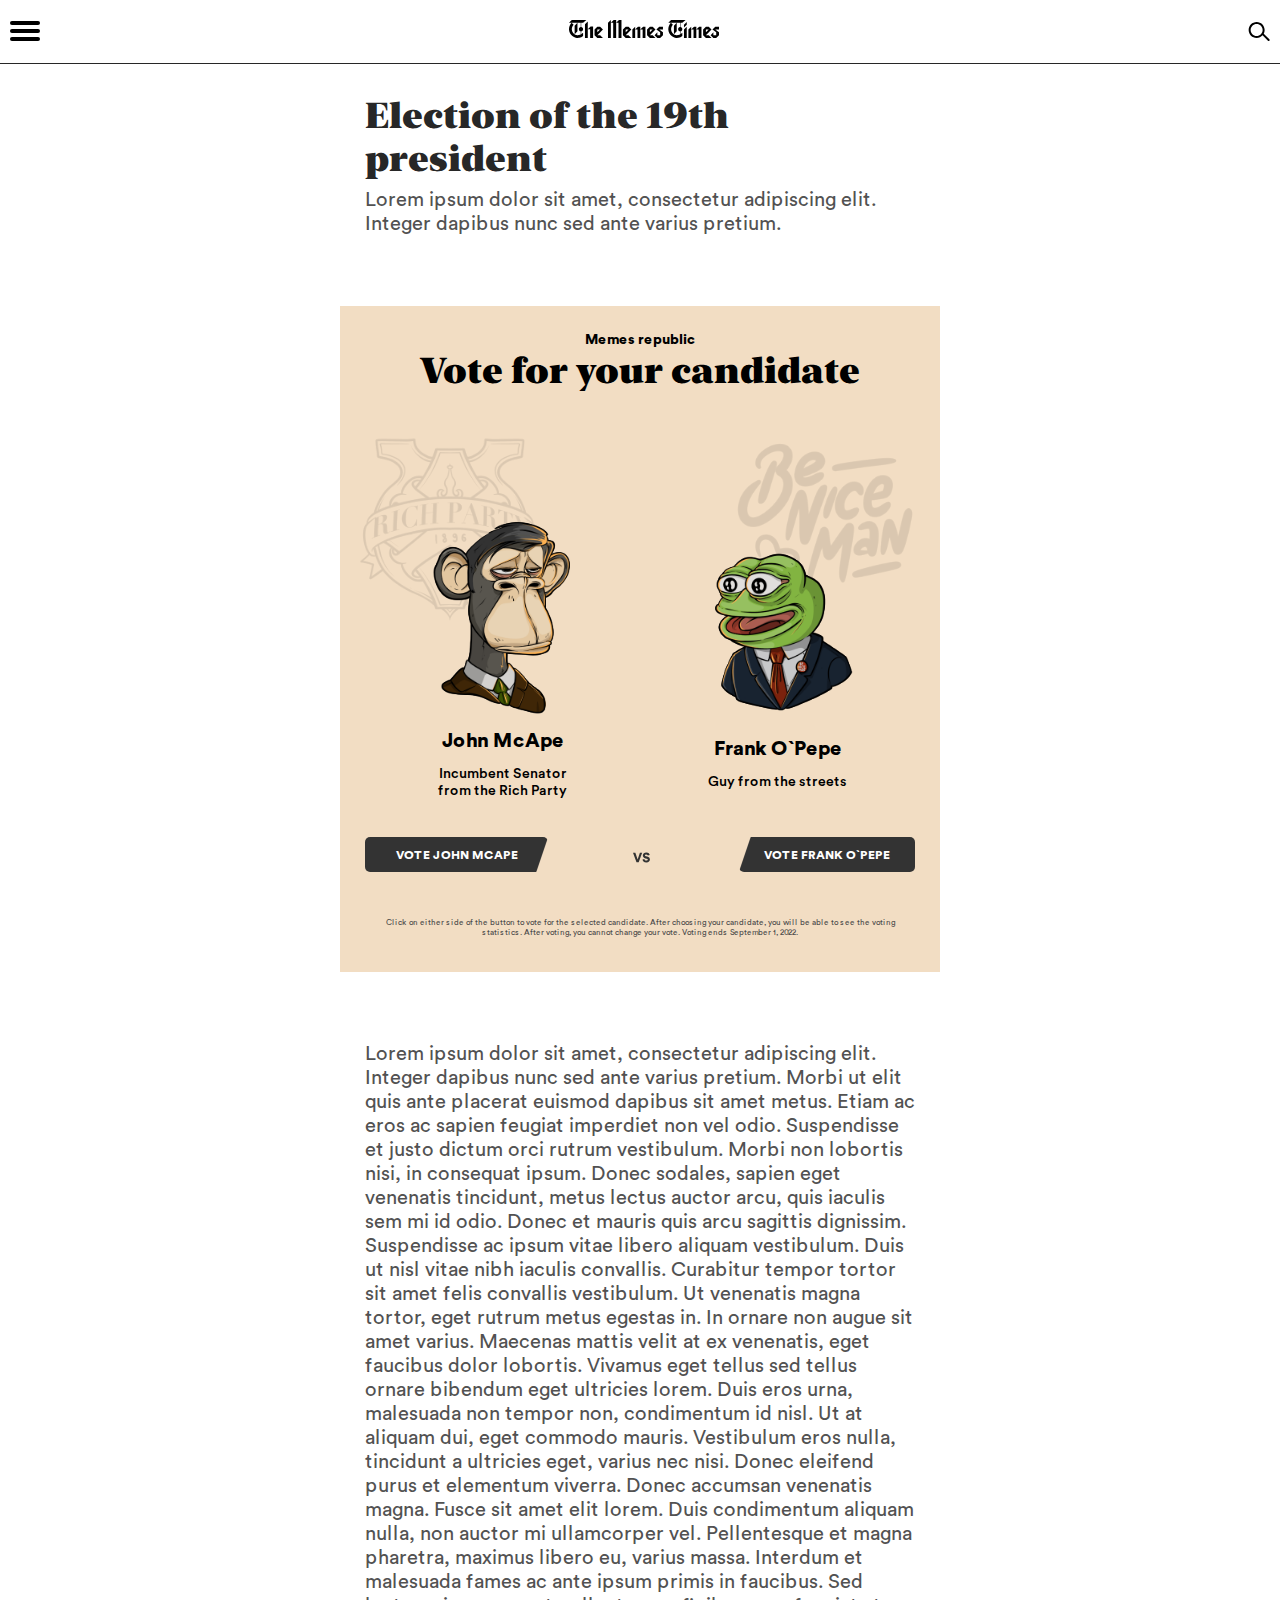
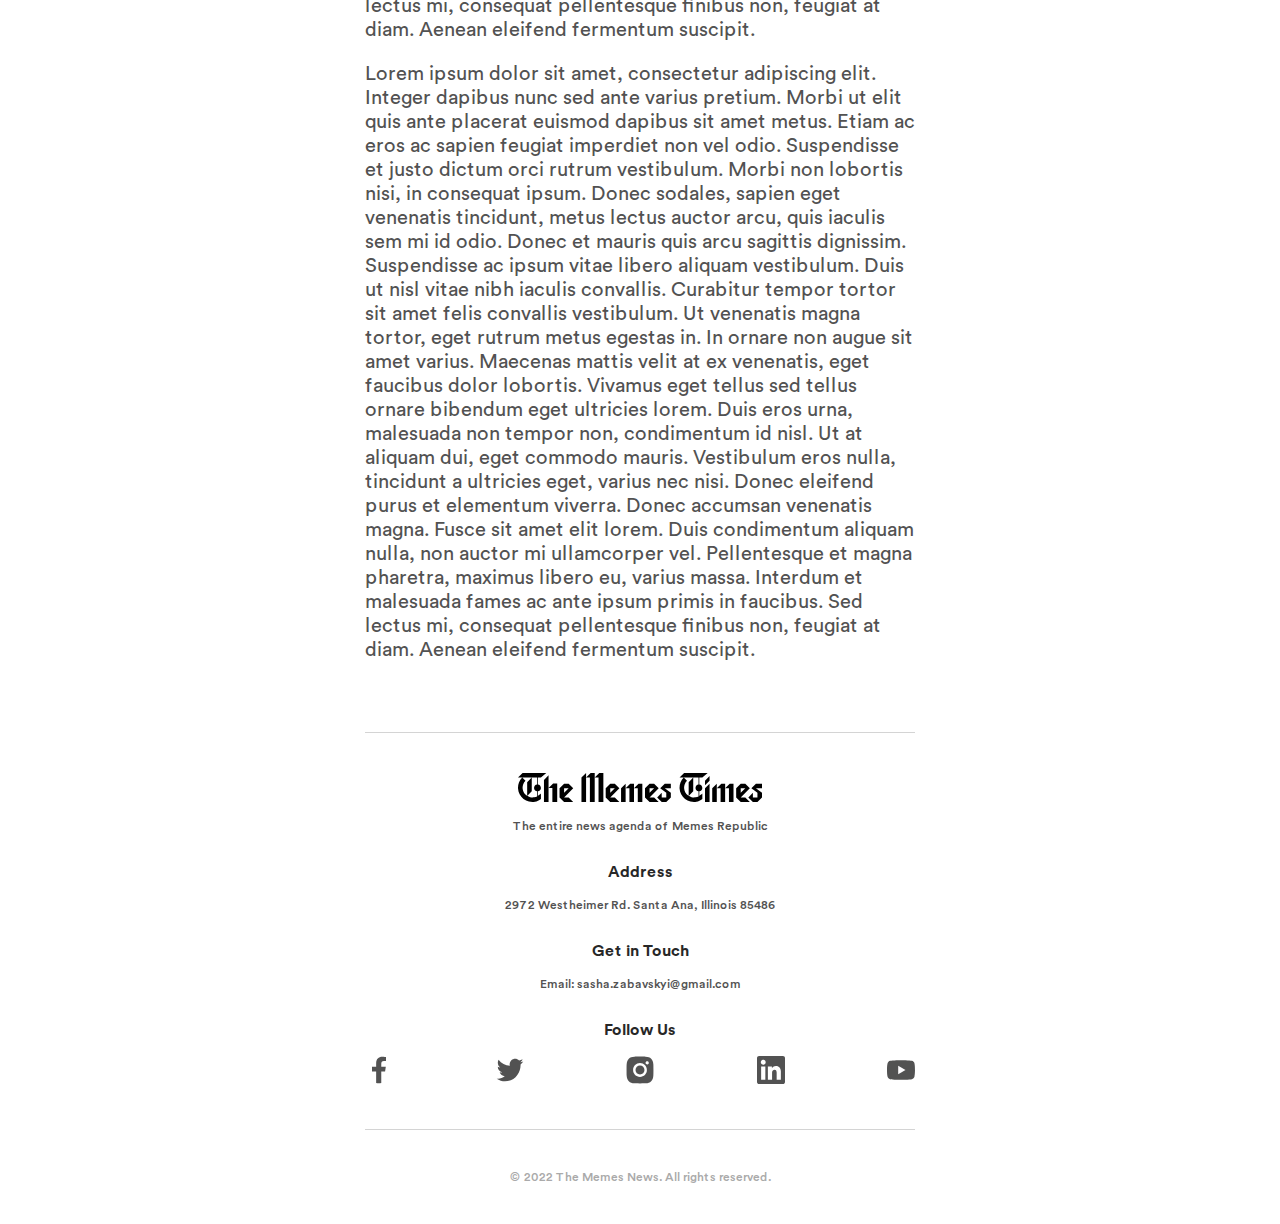
<file: vote-page.html>
<!DOCTYPE html>
<html lang="en">
    <head>
        <meta charset="UTF-8">
        <title>Memes Time</title>
        <meta name="viewport" content="width=device-width, initial-scale=1, user-scalable=no">
        <link rel="stylesheet" href="./style/swiper.css">
        <link rel="stylesheet" href="./style/style.css">
    </head>
    <body>
        <header >
            <div class="title">
                <div class="location title__item">
                    <ul>
                        <li class="location__item">
                            <img src="src/img/sun.svg" class="location__img">
                            <div class="location__status">Clearly</div>
                        </li>
                        <li class="location__item">
                            <img src="src/img/map-pin.svg" class="location__img">
                            <div class="location__status">Humortown</div>
                        </li>
                        <li class="location__item">
                            <img src="src/img/square-clock.svg" class="location__img">
                            <div class="location__status">Today May 06th 20:01</div>
                        </li>
                    </ul>
                </div>
                <div class="mobile__menu"><input id="menu-toggle" type="checkbox" />
    <label class='menu-button-container' for="menu-toggle">
    <div class='menu-button'></div>
  </label></div>
                <div class="header__title title__item">
                    <a href="./index.html"> <img src="./src/img/Logo.svg" class="header__name" alt="The Memes Time"></a>
                    <p class="header__desc">The entire news agenda of Memes Republic</h2>
                </div>
                <div class="subscribe__btn title__item">
                    <a href="https://twitter.com" class="butt__text">SUBSCRIBE</a>
                </div>
                <img class="search__btn" src="./src/img/search.svg" alt="">
            </div>
        </header>
        <nav class="nav" id="nav">
                <ul class="nav__menu" >
                    <li><a href="./index.html#vote" class="nav__item nav__current">Voting</a></li>
                    <li><a href="./index.html#headline" class="nav__item">Headlines</a></li>
                    <li><a href="./index.html#trending" class="nav__item">Trending Articles</a></li>
                    <li><a href="./index.html#latest" class="nav__item">Latest</a></li>
                    <li><div class="search__block">
                        <img class="search__btn" src="./src/img/search.svg" alt="">
                            <input id="search__input" placeholder="Search" type="text">
                            
                            <div class="search__result"></div>
                        </div>
                    </li>
                </ul>
            </nav>
        <section class="news__page news__item">
           
           <div class="news__header__container">
            <a href="./vote-page.html"><h3 class="news__header">Election of the 19th president</h3></a>
            <p class="news__desc">Lorem ipsum dolor sit amet, consectetur adipiscing elit. Integer dapibus nunc sed ante varius pretium.</p>
        </div>
        <div class="vote__block news-page">
            <div class="left__candidat">
                <img src="./src/img/Candidat Left.png" alt="Jhon McApe">
                <img src="./src/img/Candidat Left.png" alt="Jhon McApe">
                <div class="left__back"></div>
                
                <p class="cand__name">John McApe</p>
                <p class="cand__desc">Incumbent Senator from the Rich Party </p>
            </div>
            <div class="vote__desc">
                <div class="vote__text">
                    <p>Memes republic</p>
                    
                    <p class="vote__losung"> Vote for your candidate</p>
                </div>
                <div class="left__candidat__promotion">
                    <div class="arrow__back"></div>
                    <p>Access is restricted along a popular stretch of the beach until at least mid-July because of work to protect the shoreline from coastal flooding.Access is restricted along a popular stretch of the beach until at least mid-July because of work to protect the shoreline from coastal flooding.</p>
                    
                </div>
                <div class="right__candidat__promotion">
                    <div class="arrow__back"></div>
                    <p>Frank O`Pepe
                        Access is restricted along a popular stretch of the beach until at least mid-July because of work to protect the shoreline from coastal flooding.</p>
                </div>
                <div class="vote__btns">
                    <div class="left__vote__btn">
                        <p class="btn__text">VOTE JOHN MCAPE</p>
                    </div>
                    <img src="./src/img/VS.svg" alt="Versus">
                    <div class="right__vote__btn">
                        <p class="btn__text">VOTE FRANK O`PEPE</p>
                    </div>
                    
                </div>
                <div class="vote__header"></div>
                <div class="score__btn">
                    <div class="score__diagrama">
                        <div class="left__diagrama"><span>63%</span></div>
                        <div class="right__diagrama"><span>37%</span></div>
                        </div>
                    <div class="score__candidats">
                        <div class="left__score-candidat">
                            <span>JOHN MCAPE</span>
                        </div>
                        <div class="right__score-candidat">
                            <span>FRANK O`PEPE</span>
                        </div>
                    </div>
                </div>
               
                <p class="vote__undertext">Click on either side of the button to vote for the selected candidate. After choosing your candidate, you will be able to see the voting statistics. After voting, you cannot change your vote. Voting ends September 1, 2022.</p>
            </div>
            <div class="right__candidat">
                <img src="./src/img/Candidat Right.png" alt="Frank O`Pepe">
                <img src="./src/img/Candidat Right.png" alt="Frank O`Pepe">
                <div class="right__back"></div>
                <p class="cand__name">Frank O`Pepe</p>
                <p class="cand__desc">Guy from the streets</p>
            </div>
        </div>
            <p class="news__text">Lorem ipsum dolor sit amet, consectetur adipiscing elit. Integer dapibus nunc sed ante varius pretium. Morbi ut elit quis ante placerat euismod dapibus sit amet metus. Etiam ac eros ac sapien feugiat imperdiet non vel odio. Suspendisse et justo dictum orci rutrum vestibulum. Morbi non lobortis nisi, in consequat ipsum.

                Donec sodales, sapien eget venenatis tincidunt, metus lectus auctor arcu, quis iaculis sem mi id odio. Donec et mauris quis arcu sagittis dignissim. Suspendisse ac ipsum vitae libero aliquam vestibulum. Duis ut nisl vitae nibh iaculis convallis. Curabitur tempor tortor sit amet felis convallis vestibulum. Ut venenatis magna tortor, eget rutrum metus egestas in. In ornare non augue sit amet varius.
                
                Maecenas mattis velit at ex venenatis, eget faucibus dolor lobortis. Vivamus eget tellus sed tellus ornare bibendum eget ultricies lorem. Duis eros urna, malesuada non tempor non, condimentum id nisl. Ut at aliquam dui, eget commodo mauris. Vestibulum eros nulla, tincidunt a ultricies eget, varius nec nisi. 
                
                Donec eleifend purus et elementum viverra. Donec accumsan venenatis magna. Fusce sit amet elit lorem. Duis condimentum aliquam nulla, non auctor mi ullamcorper vel. Pellentesque et magna pharetra, maximus libero eu, varius massa.
                
                Interdum et malesuada fames ac ante ipsum primis in faucibus. Sed lectus mi, consequat pellentesque finibus non, feugiat at diam. Aenean eleifend fermentum suscipit.</p>
                <p class="news__text">Lorem ipsum dolor sit amet, consectetur adipiscing elit. Integer dapibus nunc sed ante varius pretium. Morbi ut elit quis ante placerat euismod dapibus sit amet metus. Etiam ac eros ac sapien feugiat imperdiet non vel odio. Suspendisse et justo dictum orci rutrum vestibulum. Morbi non lobortis nisi, in consequat ipsum.

                    Donec sodales, sapien eget venenatis tincidunt, metus lectus auctor arcu, quis iaculis sem mi id odio. Donec et mauris quis arcu sagittis dignissim. Suspendisse ac ipsum vitae libero aliquam vestibulum. Duis ut nisl vitae nibh iaculis convallis. Curabitur tempor tortor sit amet felis convallis vestibulum. Ut venenatis magna tortor, eget rutrum metus egestas in. In ornare non augue sit amet varius.
                    
                    Maecenas mattis velit at ex venenatis, eget faucibus dolor lobortis. Vivamus eget tellus sed tellus ornare bibendum eget ultricies lorem. Duis eros urna, malesuada non tempor non, condimentum id nisl. Ut at aliquam dui, eget commodo mauris. Vestibulum eros nulla, tincidunt a ultricies eget, varius nec nisi. 
                    
                    Donec eleifend purus et elementum viverra. Donec accumsan venenatis magna. Fusce sit amet elit lorem. Duis condimentum aliquam nulla, non auctor mi ullamcorper vel. Pellentesque et magna pharetra, maximus libero eu, varius massa.
                    
                    Interdum et malesuada fames ac ante ipsum primis in faucibus. Sed lectus mi, consequat pellentesque finibus non, feugiat at diam. Aenean eleifend fermentum suscipit.</p>
    </section>
       
       <footer>
            <div class="footer__block">
                <div class="footer__item">
                    <a href="#" class="footer__logo"><img src="./src/img/Logo.svg" alt="The Memes Time"></a>
                    <p class="footer__desc">The entire news agenda of Memes Republic</p>
                </div>
                <div class="footer__item">
                    <p class="footer__header">Address</p>
                    <p class="footer__desc">2972 Westheimer Rd. Santa Ana, Illinois 85486 </p>
                </div>
                <div class="footer__item">
                    <p class="footer__header">Get in Touch</p>
                    <p class="footer__desc">Email: sasha.zabavskyi@gmail.com</p>
                </div>
                <div class="footer__item">
                    <p class="footer__header">Follow Us</p>
                    <div class="footer__social">
                        <a href="#"><img src="src/img/Facebook.svg" alt=""></a>
                        <a href="#"><img src="src/img/Twitter.svg" alt=""></a>
                        <a href="#"><img src="src/img/Instagram.svg" alt=""></a>
                        <a href="#"><img src="src/img/LinkedIn.svg" alt=""></a>
                        <a href="#"><img src="src/img/YouTube.svg" alt=""></a>
                    </div>
                </div>
            </div>
            <div class="footer__rights">© 2022 The Memes News. All rights reserved. </div>
       </footer>
       <script src="./js/swiper.min.js"></script>
       <script src="./js/script.js"></script>
       
    </body>
</html>
</file>
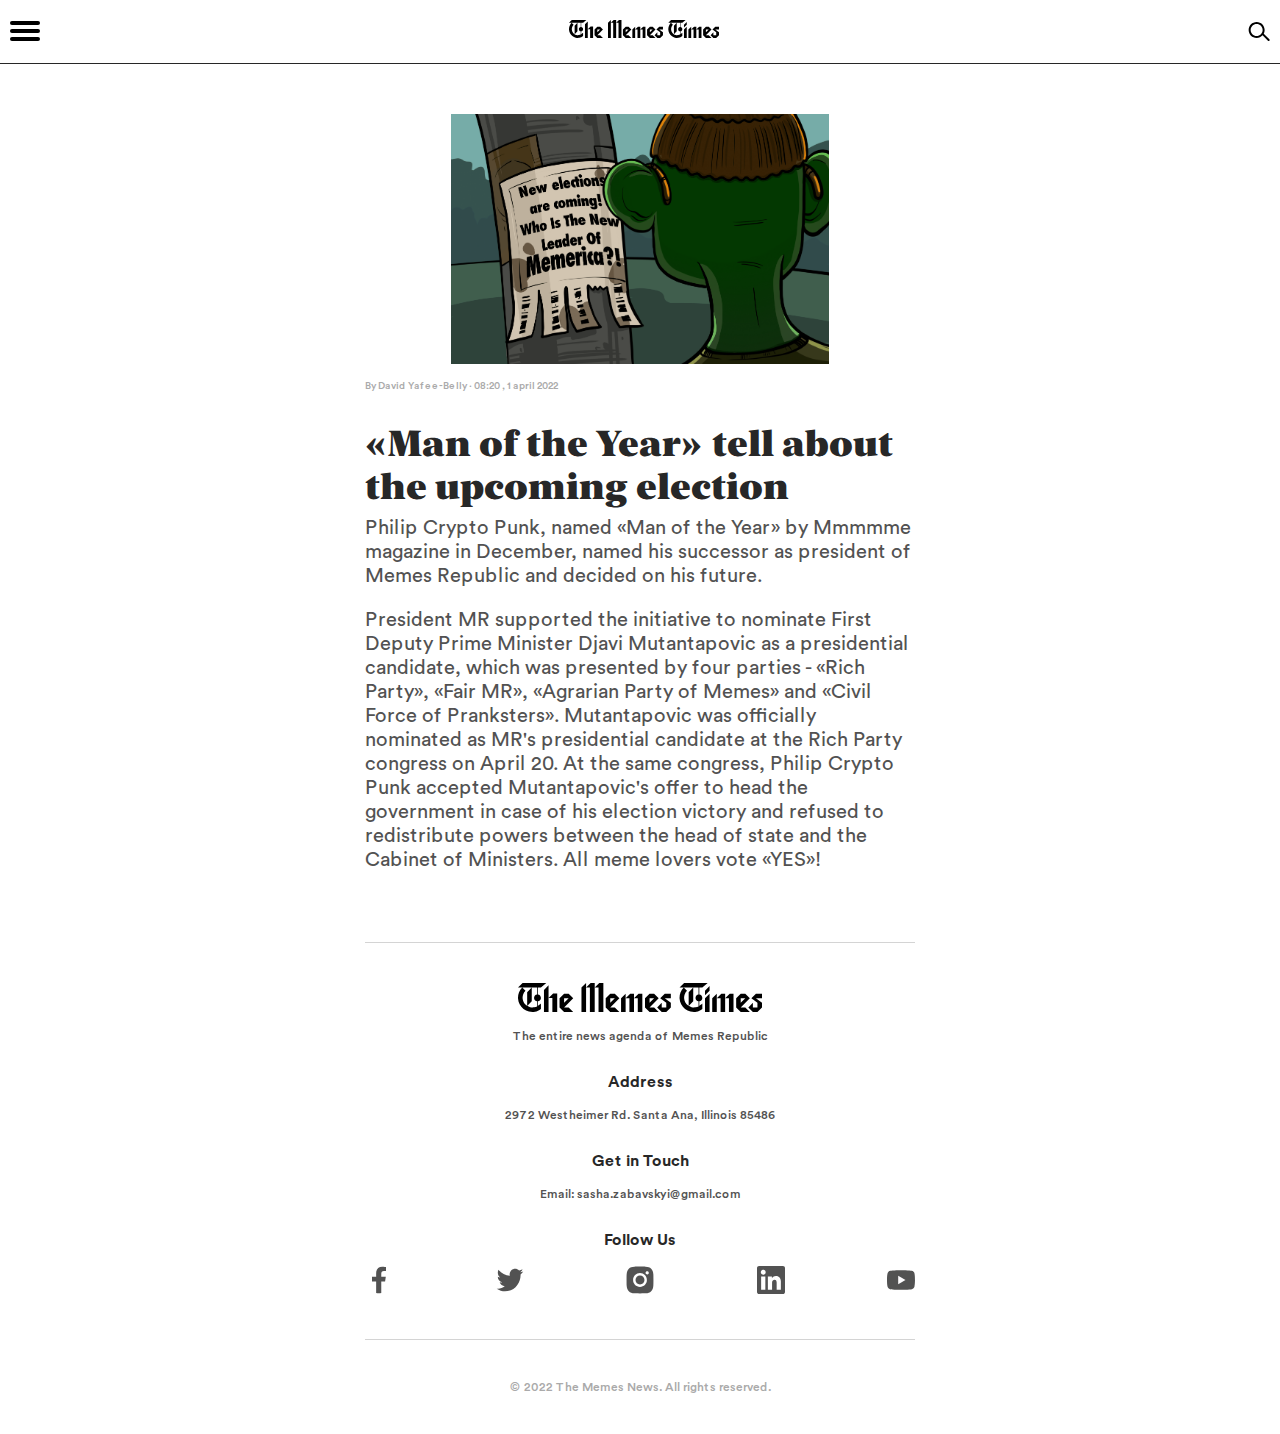
<file: news/about_the_upcoming_election.html>
<!DOCTYPE html>
<html lang="en">
    <head>
        <meta charset="UTF-8">
        <title>Memes Time</title>
        <meta name="viewport" content="width=device-width, initial-scale=1, user-scalable=no">
        <link rel="stylesheet" href="../style/swiper.css">
        <link rel="stylesheet" href="../style/style.css">
    </head>
    <body>
        <header >
            <div class="title">
                <div class="location title__item">
                    <ul>
                        <li class="location__item">
                            <img src="../src/img/sun.svg" class="location__img">
                            <div class="location__status">Clearly</div>
                        </li>
                        <li class="location__item">
                            <img src="../src/img/map-pin.svg" class="location__img">
                            <div class="location__status">Humortown</div>
                        </li>
                        <li class="location__item">
                            <img src="../src/img/square-clock.svg" class="location__img">
                            <div class="location__status">Today May 06th 20:01</div>
                        </li>
                    </ul>
                </div>
                <div class="mobile__menu"><input id="menu-toggle" type="checkbox" />
    <label class='menu-button-container' for="menu-toggle">
    <div class='menu-button'></div>
  </label></div>
                <div class="header__title title__item">
                   <a href="../index.html"> <img src="../src/img/Logo.svg" class="header__name" alt="The Memes Time"></a>
                    <p class="header__desc">The entire news agenda of Memes Republic</h2>
                </div>
                <div class="subscribe__btn title__item">
                    <a href="https://twitter.com" class="butt__text">SUBSCRIBE</a>
                </div>
                <img class="search__btn" src="../src/img/search.svg" alt="">
            </div>
        </header>
        <nav class="nav" id="nav">
                <ul class="nav__menu" >
                    <li><a href="../index.html#vote" class="nav__item nav__current">Voting</a></li>
                    <li><a href="../index.html#headline" class="nav__item">Headlines</a></li>
                    <li><a href="../index.html#trending" class="nav__item">Trending Articles</a></li>
                    <li><a href="../index.html#latest" class="nav__item">Latest</a></li>
                    <li><div class="search__block">
                        <img class="search__btn" src="../src/img/search.svg" alt="">
                            <input id="search__input" placeholder="Search" type="text">
                            
                            <div class="search__result"></div>
                        </div>
                    </li>
                </ul>
            </nav>
        <section class="news__page news__item">
           
           
            <img src="../src/img/News/1_2_Vote_Soon.png" class="news__photo" alt="Philip Crypto Punk, named «Man of the Year» by Mmmmme magazine in December, named his successor as president of Memes Republic and decided on his future.">
            <div class="news__details">
                <span class="news__author">By David Yafee-Belly</span>
                <span> · </span>
                <span class="news__time">08:20</span>
                <span>,</span>
                <span class="news__data">1 april 2022</span>
            </div>
            <div class="news__header__container">
                <h3 class="news__header">«Man of the Year» tell about the upcoming election</h3>
                <p class="news__desc">Philip Crypto Punk, named «Man of the Year» by Mmmmme magazine in December, named his successor as president of Memes Republic and decided on his future.</p>
            </div>
            <p class="news__text">President MR supported the initiative to nominate First Deputy Prime Minister Djavi Mutantapovic as a presidential candidate, which was presented by four parties - «Rich Party», «Fair MR», «Agrarian Party of Memes» and «Civil Force of Pranksters». Mutantapovic was officially nominated as MR's presidential candidate at the Rich Party congress on April 20. At the same congress, Philip Crypto Punk accepted Mutantapovic's offer to head the government in case of his election victory and refused to redistribute powers between the head of state and the Cabinet of Ministers. All meme lovers vote «YES»!</p>
           
    </section>
       
       <footer>
            <div class="footer__block">
                <div class="footer__item">
                    <a href="#" class="footer__logo"><img src="../src/img/Logo.svg" alt="The Memes Time"></a>
                    <p class="footer__desc">The entire news agenda of Memes Republic</p>
                </div>
                <div class="footer__item">
                    <p class="footer__header">Address</p>
                    <p class="footer__desc">2972 Westheimer Rd. Santa Ana, Illinois 85486 </p>
                </div>
                <div class="footer__item">
                    <p class="footer__header">Get in Touch</p>
                    <p class="footer__desc">Email: sasha.zabavskyi@gmail.com</p>
                </div>
                <div class="footer__item">
                    <p class="footer__header">Follow Us</p>
                    <div class="footer__social">
                        <a href="#"><img src="../src/img/Facebook.svg" alt=""></a>
                        <a href="#"><img src="../src/img/Twitter.svg" alt=""></a>
                        <a href="#"><img src="../src/img/Instagram.svg" alt=""></a>
                        <a href="#"><img src="../src/img/LinkedIn.svg" alt=""></a>
                        <a href="#"><img src="../src/img/YouTube.svg" alt=""></a>
                    </div>
                </div>
            </div>
            <div class="footer__rights">© 2022 The Memes News. All rights reserved. </div>
       </footer>
       <script src="../js/swiper.min.js"></script>
       <script src="../js/news_page_script.js"></script>
       
    </body>
</html>
</file>
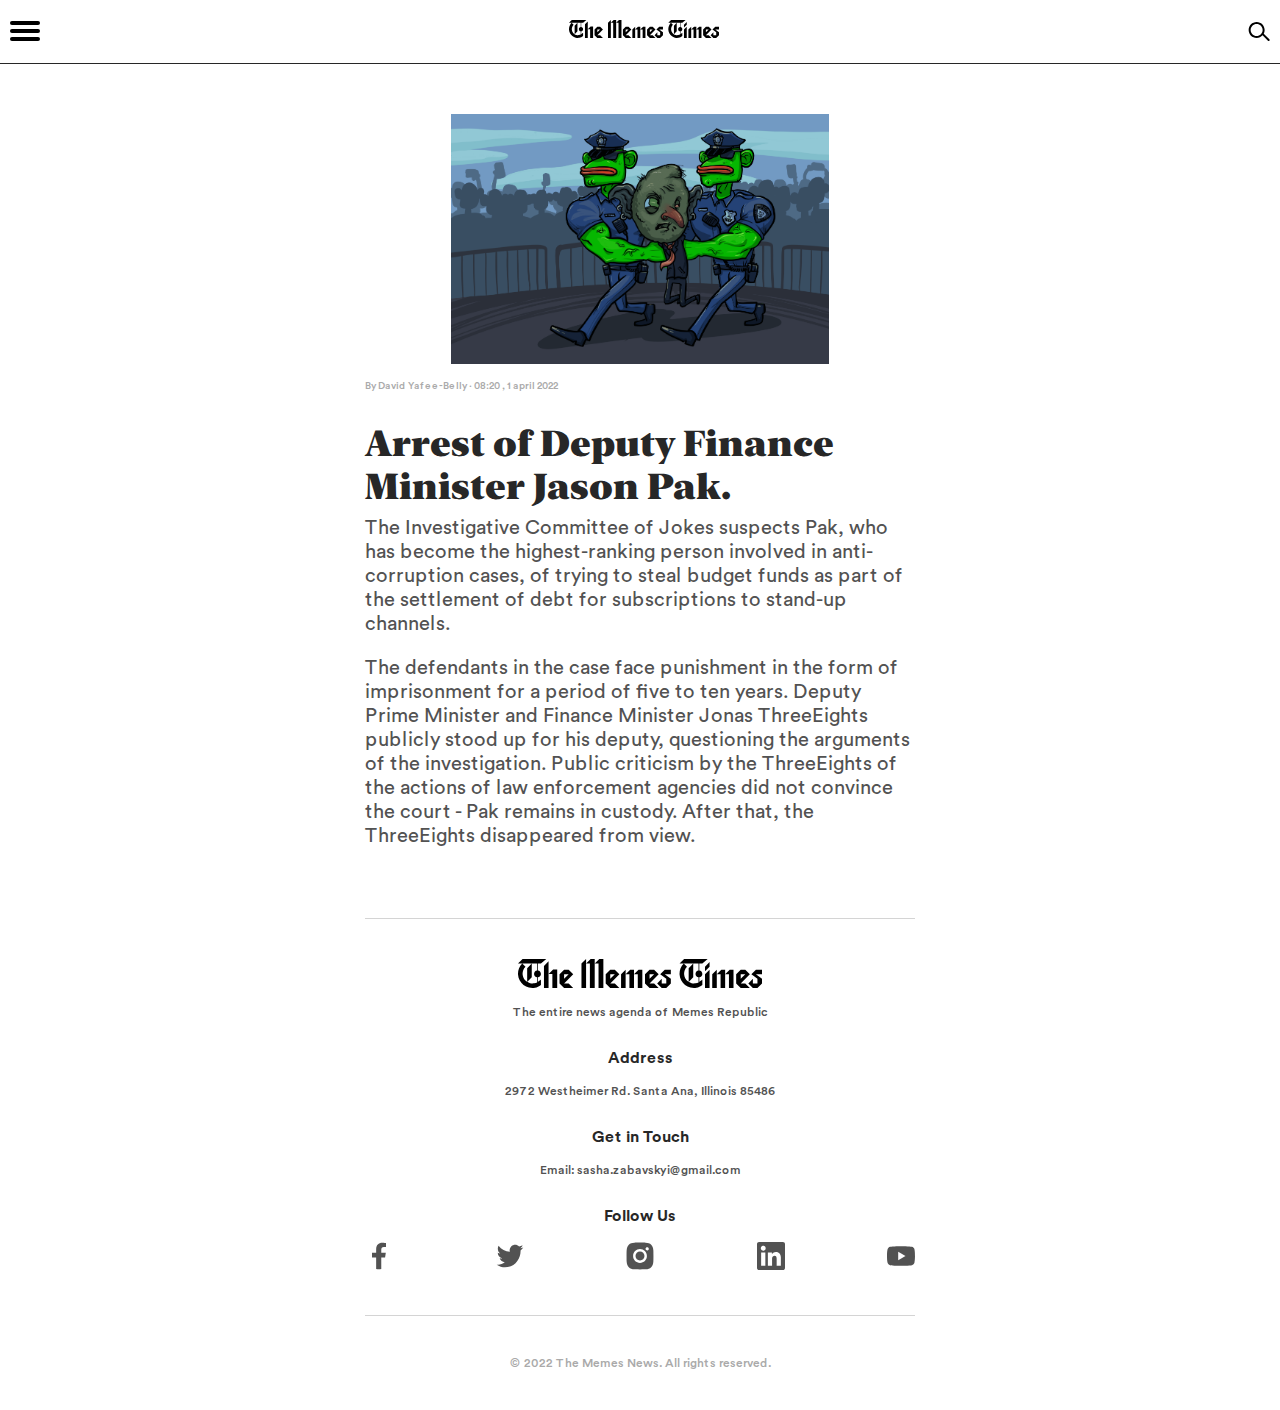
<file: news/arrest_of_deputy.html>
<!DOCTYPE html>
<html lang="en">
    <head>
        <meta charset="UTF-8">
        <title>Memes Time</title>
        <meta name="viewport" content="width=device-width, initial-scale=1, user-scalable=no">
        <link rel="stylesheet" href="../style/swiper.css">
        <link rel="stylesheet" href="../style/style.css">
    </head>
    <body>
        <header >
            <div class="title">
                <div class="location title__item">
                    <ul>
                        <li class="location__item">
                            <img src="../src/img/sun.svg" class="location__img">
                            <div class="location__status">Clearly</div>
                        </li>
                        <li class="location__item">
                            <img src="../src/img/map-pin.svg" class="location__img">
                            <div class="location__status">Humortown</div>
                        </li>
                        <li class="location__item">
                            <img src="../src/img/square-clock.svg" class="location__img">
                            <div class="location__status">Today May 06th 20:01</div>
                        </li>
                    </ul>
                </div>
                <div class="mobile__menu"><input id="menu-toggle" type="checkbox" />
    <label class='menu-button-container' for="menu-toggle">
    <div class='menu-button'></div>
  </label></div>
                <div class="header__title title__item">
                   <a href="../index.html"> <img src="../src/img/Logo.svg" class="header__name" alt="The Memes Time"></a>
                    <p class="header__desc">The entire news agenda of Memes Republic</h2>
                </div>
                <div class="subscribe__btn title__item">
                    <a href="https://twitter.com" class="butt__text">SUBSCRIBE</a>
                </div>
                <img class="search__btn" src="../src/img/search.svg" alt="">
            </div>
        </header>
        <nav class="nav" id="nav">
                <ul class="nav__menu" >
                    <li><a href="../index.html#vote" class="nav__item nav__current">Voting</a></li>
                    <li><a href="../index.html#headline" class="nav__item">Headlines</a></li>
                    <li><a href="../index.html#trending" class="nav__item">Trending Articles</a></li>
                    <li><a href="../index.html#latest" class="nav__item">Latest</a></li>
                    <li><div class="search__block">
                        <img class="search__btn" src="../src/img/search.svg" alt="">
                            <input id="search__input" placeholder="Search" type="text">
                            
                            <div class="search__result"></div>
                        </div>
                    </li>
                </ul>
            </nav>
        <section class="news__page news__item">
           
           
            <img src="../src/img/News/4_arrest_of_deputy.png" class="news__photo" alt="Arrest of Deputy Finance Minister Jason Pak.">
            <div class="news__details">
                <span class="news__author">By David Yafee-Belly</span>
                <span> · </span>
                <span class="news__time">08:20</span>
                <span>,</span>
                <span class="news__data">1 april 2022</span>
            </div>
            <div class="news__header__container">
                <h3 class="news__header">Arrest of Deputy Finance Minister Jason Pak.</h3>
                <p class="news__desc">The Investigative Committee of Jokes suspects Pak, who has become the highest-ranking person involved in anti-corruption cases, of trying to steal budget funds as part of the settlement of debt for subscriptions to stand-up channels.</p>
            </div>
            <p class="news__text">The defendants in the case face punishment in the form of imprisonment for a period of five to ten years. Deputy Prime Minister and Finance Minister Jonas ThreeEights publicly stood up for his deputy, questioning the arguments of the investigation. Public criticism by the ThreeEights of the actions of law enforcement agencies did not convince the court - Pak remains in custody. After that, the ThreeEights disappeared from view.</p>
           
    </section>
       
       <footer>
            <div class="footer__block">
                <div class="footer__item">
                    <a href="#" class="footer__logo"><img src="../src/img/Logo.svg" alt="The Memes Time"></a>
                    <p class="footer__desc">The entire news agenda of Memes Republic</p>
                </div>
                <div class="footer__item">
                    <p class="footer__header">Address</p>
                    <p class="footer__desc">2972 Westheimer Rd. Santa Ana, Illinois 85486 </p>
                </div>
                <div class="footer__item">
                    <p class="footer__header">Get in Touch</p>
                    <p class="footer__desc">Email: sasha.zabavskyi@gmail.com</p>
                </div>
                <div class="footer__item">
                    <p class="footer__header">Follow Us</p>
                    <div class="footer__social">
                        <a href="#"><img src="../src/img/Facebook.svg" alt=""></a>
                        <a href="#"><img src="../src/img/Twitter.svg" alt=""></a>
                        <a href="#"><img src="../src/img/Instagram.svg" alt=""></a>
                        <a href="#"><img src="../src/img/LinkedIn.svg" alt=""></a>
                        <a href="#"><img src="../src/img/YouTube.svg" alt=""></a>
                    </div>
                </div>
            </div>
            <div class="footer__rights">© 2022 The Memes News. All rights reserved. </div>
       </footer>
       <script src="../js/swiper.min.js"></script>
       <script src="../js/news_page_script.js"></script>
       
    </body>
</html>
</file>
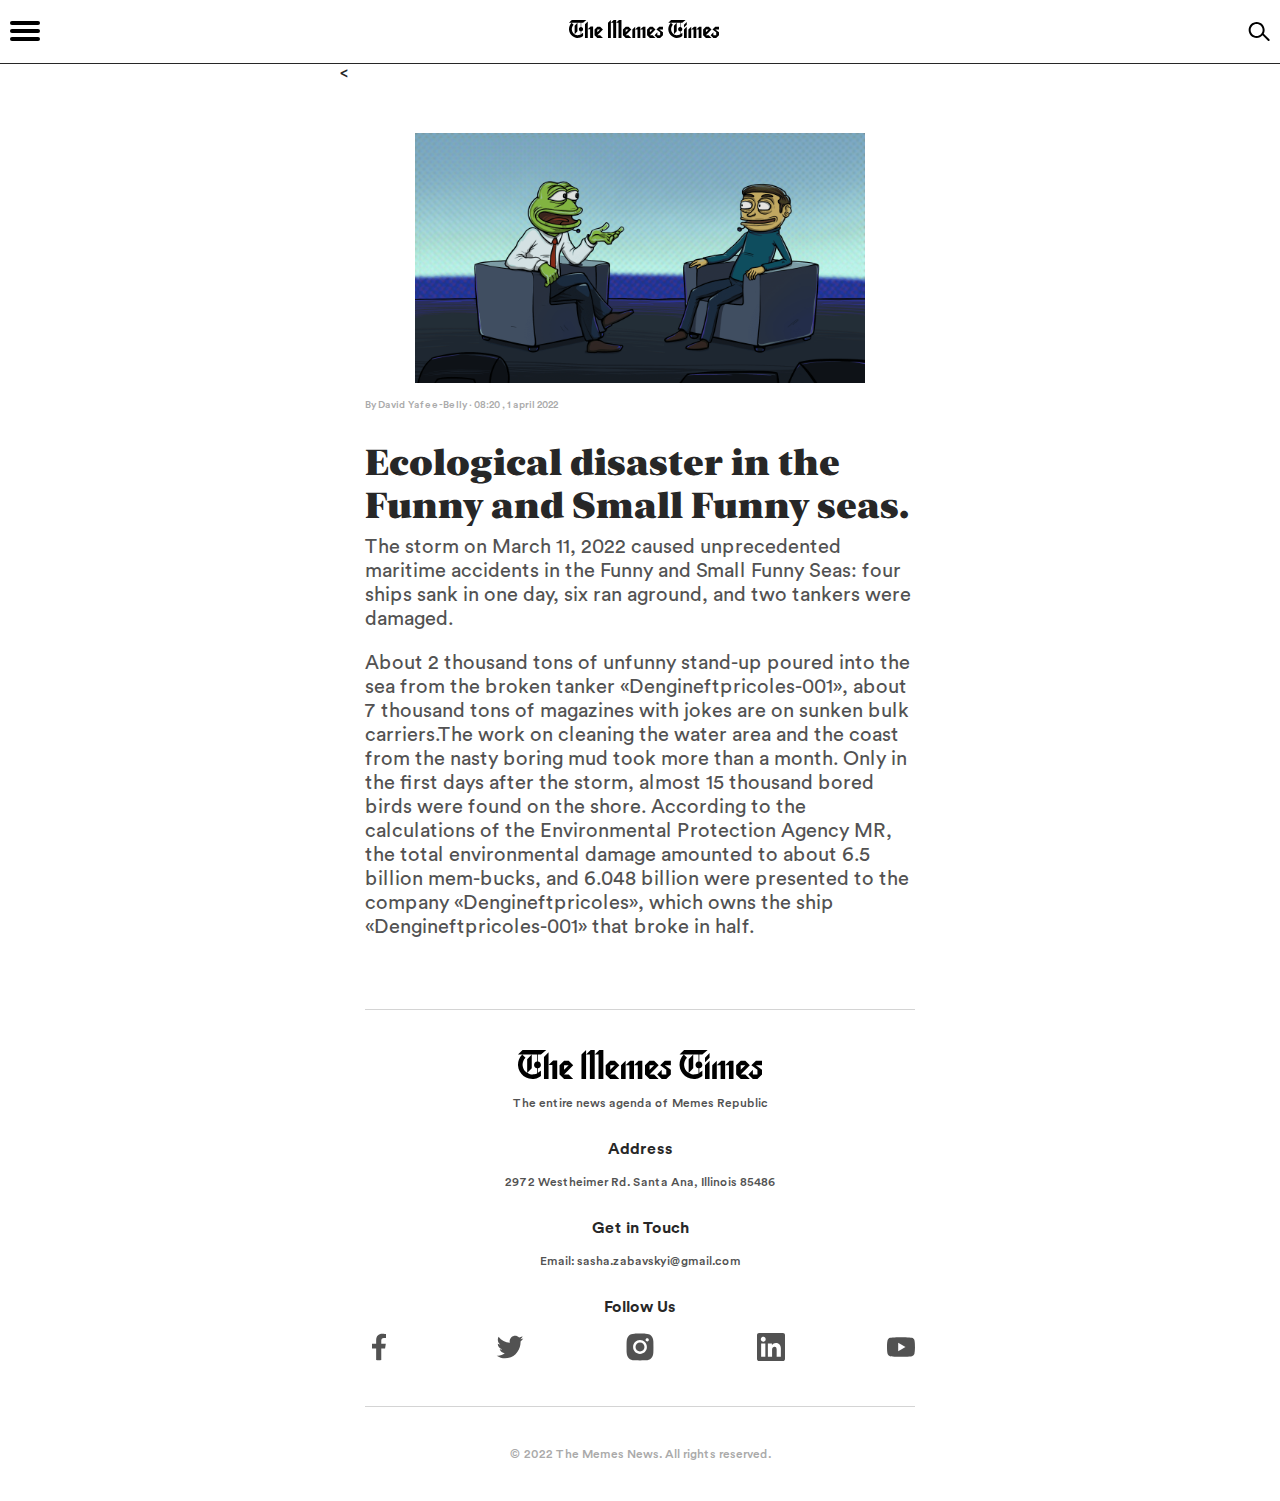
<file: news/ecological_disaster.html>
<!DOCTYPE html>
<html lang="en">
    <head>
        <meta charset="UTF-8">
        <title>Memes Time</title>
        <meta name="viewport" content="width=device-width, initial-scale=1, user-scalable=no">
        <link rel="stylesheet" href="../style/swiper.css">
        <link rel="stylesheet" href="../style/style.css">
    </head>
    <body>
        <header >
            <div class="title">
                <div class="location title__item">
                    <ul>
                        <li class="location__item">
                            <img src="../src/img/sun.svg" class="location__img">
                            <div class="location__status">Clearly</div>
                        </li>
                        <li class="location__item">
                            <img src="../src/img/map-pin.svg" class="location__img">
                            <div class="location__status">Humortown</div>
                        </li>
                        <li class="location__item">
                            <img src="../src/img/square-clock.svg" class="location__img">
                            <div class="location__status">Today May 06th 20:01</div>
                        </li>
                    </ul>
                </div>
                <div class="mobile__menu"><input id="menu-toggle" type="checkbox" />
    <label class='menu-button-container' for="menu-toggle">
    <div class='menu-button'></div>
  </label></div>
                <div class="header__title title__item">
                   <a href="../index.html"> <img src="../src/img/Logo.svg" class="header__name" alt="The Memes Time"></a>
                    <p class="header__desc">The entire news agenda of Memes Republic</h2>
                </div>
                <div class="subscribe__btn title__item">
                    <a href="https://twitter.com" class="butt__text">SUBSCRIBE</a>
                </div>
                <img class="search__btn" src="../src/img/search.svg" alt="">
            </div>
        </header>
        <nav class="nav" id="nav">
                <ul class="nav__menu" >
                    <li><a href="../index.html#vote" class="nav__item nav__current">Voting</a></li>
                    <li><a href="../index.html#headline" class="nav__item">Headlines</a></li>
                    <li><a href="../index.html#trending" class="nav__item">Trending Articles</a></li>
                    <li><a href="../index.html#latest" class="nav__item">Latest</a></li>
                    <li><div class="search__block">
                        <img class="search__btn" src="../src/img/search.svg" alt="">
                            <input id="search__input" placeholder="Search" type="text">
                            
                            <div class="search__result"></div>
                        </div>
                    </li>
                </ul>
            </nav>
        <section class="news__page news__item">
           
           <
            <img src="../src/img/News/14_discuss.png" class="news__photo" alt="Death of the first president of Memes Republic Richie McApe Jr.">
            <div class="news__details">
                <span class="news__author">By David Yafee-Belly</span>
                <span> · </span>
                <span class="news__time">08:20</span>
                <span>,</span>
                <span class="news__data">1 april 2022</span>
            </div>
            <div class="news__header__container">
                <h3 class="news__header">Ecological disaster in the Funny and Small Funny seas.</h3>
                <p class="news__desc">The storm on March 11, 2022 caused unprecedented maritime accidents in the Funny and Small Funny Seas: four ships sank in one day, six ran aground, and two tankers were damaged.</p>
            </div>
            <p class="news__text">About 2 thousand tons of unfunny stand-up poured into the sea from the broken tanker «Dengineftpricoles-001», about 7 thousand tons of magazines with jokes are on sunken bulk carriers.The work on cleaning the water area and the coast from the nasty boring mud took more than a month. Only in the first days after the storm, almost 15 thousand bored birds were found on the shore. According to the calculations of the Environmental Protection Agency MR, the total environmental damage amounted to about 6.5 billion mem-bucks, and 6.048 billion were presented to the company «Dengineftpricoles», which owns the ship «Dengineftpricoles-001» that broke in half.</p>
           
    </section>
       
       <footer>
            <div class="footer__block">
                <div class="footer__item">
                    <a href="#" class="footer__logo"><img src="../src/img/Logo.svg" alt="The Memes Time"></a>
                    <p class="footer__desc">The entire news agenda of Memes Republic</p>
                </div>
                <div class="footer__item">
                    <p class="footer__header">Address</p>
                    <p class="footer__desc">2972 Westheimer Rd. Santa Ana, Illinois 85486 </p>
                </div>
                <div class="footer__item">
                    <p class="footer__header">Get in Touch</p>
                    <p class="footer__desc">Email: sasha.zabavskyi@gmail.com</p>
                </div>
                <div class="footer__item">
                    <p class="footer__header">Follow Us</p>
                    <div class="footer__social">
                        <a href="#"><img src="../src/img/Facebook.svg" alt=""></a>
                        <a href="#"><img src="../src/img/Twitter.svg" alt=""></a>
                        <a href="#"><img src="../src/img/Instagram.svg" alt=""></a>
                        <a href="#"><img src="../src/img/LinkedIn.svg" alt=""></a>
                        <a href="#"><img src="../src/img/YouTube.svg" alt=""></a>
                    </div>
                </div>
            </div>
            <div class="footer__rights">© 2022 The Memes News. All rights reserved. </div>
       </footer>
       <script src="../js/swiper.min.js"></script>
       <script src="../js/news_page_script.js"></script>
       
    </body>
</html>
</file>
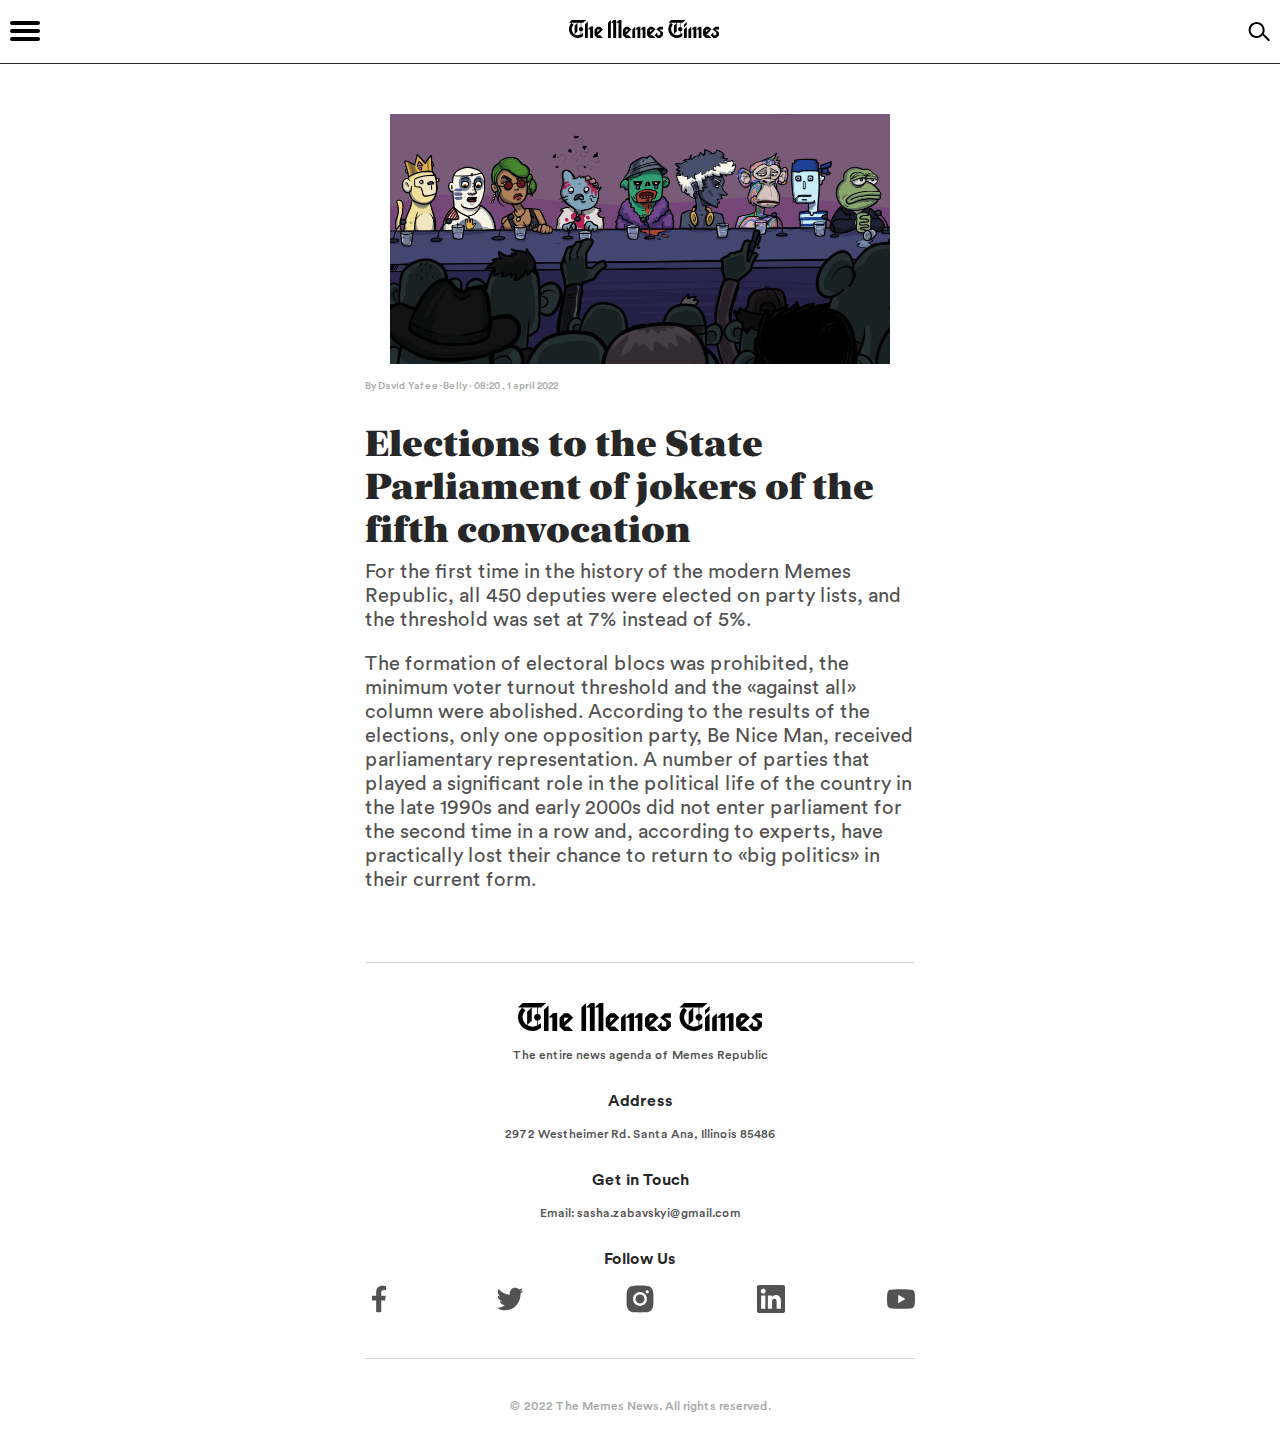
<file: news/elections_to_parliament.html>
<!DOCTYPE html>
<html lang="en">
    <head>
        <meta charset="UTF-8">
        <title>Memes Time</title>
        <meta name="viewport" content="width=device-width, initial-scale=1, user-scalable=no">
        <link rel="stylesheet" href="../style/swiper.css">
        <link rel="stylesheet" href="../style/style.css">
    </head>
    <body>
        <header >
            <div class="title">
                <div class="location title__item">
                    <ul>
                        <li class="location__item">
                            <img src="../src/img/sun.svg" class="location__img">
                            <div class="location__status">Clearly</div>
                        </li>
                        <li class="location__item">
                            <img src="../src/img/map-pin.svg" class="location__img">
                            <div class="location__status">Humortown</div>
                        </li>
                        <li class="location__item">
                            <img src="../src/img/square-clock.svg" class="location__img">
                            <div class="location__status">Today May 06th 20:01</div>
                        </li>
                    </ul>
                </div>
                <div class="mobile__menu"><input id="menu-toggle" type="checkbox" />
    <label class='menu-button-container' for="menu-toggle">
    <div class='menu-button'></div>
  </label></div>
                <div class="header__title title__item">
                   <a href="../index.html"> <img src="../src/img/Logo.svg" class="header__name" alt="The Memes Time"></a>
                    <p class="header__desc">The entire news agenda of Memes Republic</h2>
                </div>
                <div class="subscribe__btn title__item">
                    <a href="https://twitter.com" class="butt__text">SUBSCRIBE</a>
                </div>
                <img class="search__btn" src="../src/img/search.svg" alt="">
            </div>
        </header>
        <nav class="nav" id="nav">
                <ul class="nav__menu" >
                    <li><a href="../index.html#vote" class="nav__item nav__current">Voting</a></li>
                    <li><a href="../index.html#headline" class="nav__item">Headlines</a></li>
                    <li><a href="../index.html#trending" class="nav__item">Trending Articles</a></li>
                    <li><a href="../index.html#latest" class="nav__item">Latest</a></li>
                    <li><div class="search__block">
                        <img class="search__btn" src="../src/img/search.svg" alt="">
                            <input id="search__input" placeholder="Search" type="text">
                            
                            <div class="search__result"></div>
                        </div>
                    </li>
                </ul>
            </nav>
        <section class="news__page news__item">
           
          
            <img src="../src/img/News/24_all_candidats.png" class="news__photo" alt="Elections to the State Parliament of jokers of the fifth convocation">
            <div class="news__details">
                <span class="news__author">By David Yafee-Belly</span>
                <span> · </span>
                <span class="news__time">08:20</span>
                <span>,</span>
                <span class="news__data">1 april 2022</span>
            </div>
            <div class="news__header__container">
                <h3 class="news__header">Elections to the State Parliament of jokers of the fifth convocation</h3>
                <p class="news__desc">For the first time in the history of the modern Memes Republic, all 450 deputies were elected on party lists, and the threshold was set at 7% instead of 5%.</p>
            </div>
            <p class="news__text">The formation of electoral blocs was prohibited, the minimum voter turnout threshold and the «against all» column were abolished. According to the results of the elections, only one opposition party, Be Nice Man, received parliamentary representation. A number of parties that played a significant role in the political life of the country in the late 1990s and early 2000s did not enter parliament for the second time in a row and, according to experts, have practically lost their chance to return to «big politics» in their current form.</p>
           
    </section>
       
       <footer>
            <div class="footer__block">
                <div class="footer__item">
                    <a href="#" class="footer__logo"><img src="../src/img/Logo.svg" alt="The Memes Time"></a>
                    <p class="footer__desc">The entire news agenda of Memes Republic</p>
                </div>
                <div class="footer__item">
                    <p class="footer__header">Address</p>
                    <p class="footer__desc">2972 Westheimer Rd. Santa Ana, Illinois 85486 </p>
                </div>
                <div class="footer__item">
                    <p class="footer__header">Get in Touch</p>
                    <p class="footer__desc">Email: sasha.zabavskyi@gmail.com</p>
                </div>
                <div class="footer__item">
                    <p class="footer__header">Follow Us</p>
                    <div class="footer__social">
                        <a href="#"><img src="../src/img/Facebook.svg" alt=""></a>
                        <a href="#"><img src="../src/img/Twitter.svg" alt=""></a>
                        <a href="#"><img src="../src/img/Instagram.svg" alt=""></a>
                        <a href="#"><img src="../src/img/LinkedIn.svg" alt=""></a>
                        <a href="#"><img src="../src/img/YouTube.svg" alt=""></a>
                    </div>
                </div>
            </div>
            <div class="footer__rights">© 2022 The Memes News. All rights reserved. </div>
       </footer>
       <script src="../js/swiper.min.js"></script>
       <script src="../js/news_page_script.js"></script>
       
    </body>
</html>
</file>
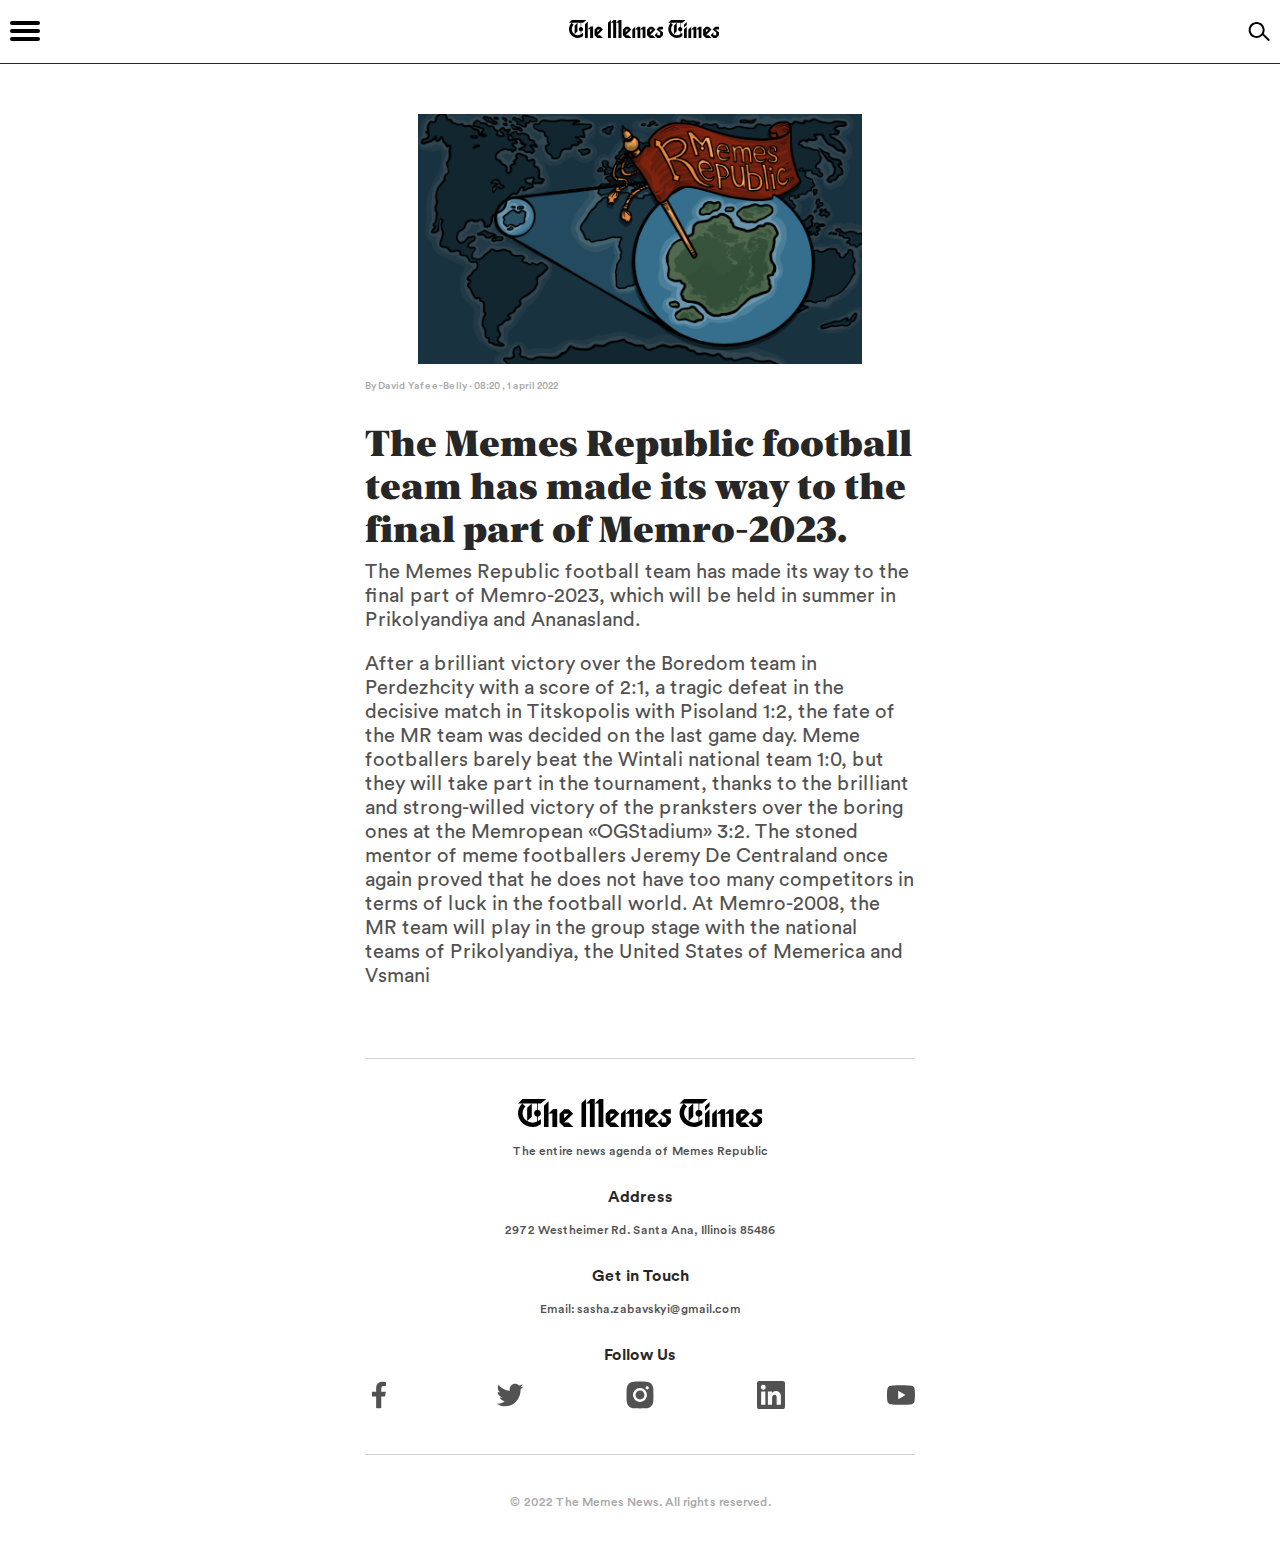
<file: news/memes_football.html>
<!DOCTYPE html>
<html lang="en">
    <head>
        <meta charset="UTF-8">
        <title>Memes Time</title>
        <meta name="viewport" content="width=device-width, initial-scale=1, user-scalable=no">
        <link rel="stylesheet" href="../style/swiper.css">
        <link rel="stylesheet" href="../style/style.css">
    </head>
    <body>
        <header >
            <div class="title">
                <div class="location title__item">
                    <ul>
                        <li class="location__item">
                            <img src="../src/img/sun.svg" class="location__img">
                            <div class="location__status">Clearly</div>
                        </li>
                        <li class="location__item">
                            <img src="../src/img/map-pin.svg" class="location__img">
                            <div class="location__status">Humortown</div>
                        </li>
                        <li class="location__item">
                            <img src="../src/img/square-clock.svg" class="location__img">
                            <div class="location__status">Today May 06th 20:01</div>
                        </li>
                    </ul>
                </div>
                <div class="mobile__menu"><input id="menu-toggle" type="checkbox" />
    <label class='menu-button-container' for="menu-toggle">
    <div class='menu-button'></div>
  </label></div>
                <div class="header__title title__item">
                   <a href="../index.html"> <img src="../src/img/Logo.svg" class="header__name" alt="The Memes Time"></a>
                    <p class="header__desc">The entire news agenda of Memes Republic</h2>
                </div>
                <div class="subscribe__btn title__item">
                    <a href="https://twitter.com" class="butt__text">SUBSCRIBE</a>
                </div>
                <img class="search__btn" src="../src/img/search.svg" alt="">
            </div>
        </header>
        <nav class="nav" id="nav">
                <ul class="nav__menu" >
                    <li><a href="../index.html#vote" class="nav__item nav__current">Voting</a></li>
                    <li><a href="../index.html#headline" class="nav__item">Headlines</a></li>
                    <li><a href="../index.html#trending" class="nav__item">Trending Articles</a></li>
                    <li><a href="../index.html#latest" class="nav__item">Latest</a></li>
                    <li><div class="search__block">
                        <img class="search__btn" src="../src/img/search.svg" alt="">
                            <input id="search__input" placeholder="Search" type="text">
                            
                            <div class="search__result"></div>
                        </div>
                    </li>
                </ul>
            </nav>
        <section class="news__page news__item">
           
           
            <img src="../src/img/News/1_Memes_republic_globus.png" class="news__photo" alt="The Memes Republic football team has made its way to the final part of Memro-2023">
            <div class="news__details">
                <span class="news__author">By David Yafee-Belly</span>
                <span> · </span>
                <span class="news__time">08:20</span>
                <span>,</span>
                <span class="news__data">1 april 2022</span>
            </div>
            <div class="news__header__container">
                <h3 class="news__header">The Memes Republic football team has made its way to the final part of Memro-2023.</h3>
                <p class="news__desc">The Memes Republic football team has made its way to the final part of Memro-2023, which will be held in summer in Prikolyandiya and Ananasland.</p>
            </div>
            <p class="news__text">After a brilliant victory over the Boredom team in Perdezhcity with a score of 2:1, a tragic defeat in the decisive match in Titskopolis with Pisoland 1:2, the fate of the MR team was decided on the last game day. Meme footballers barely beat the Wintali national team 1:0, but they will take part in the tournament, thanks to the brilliant and strong-willed victory of the pranksters over the boring ones at the Memropean «OGStadium» 3:2. The stoned mentor of meme footballers Jeremy De Centraland once again proved that he does not have too many competitors in terms of luck in the football world. At Memro-2008, the MR team will play in the group stage with the national teams of Prikolyandiya, the United States of Memerica and Vsmani </p>
           
    </section>
       
       <footer>
            <div class="footer__block">
                <div class="footer__item">
                    <a href="#" class="footer__logo"><img src="../src/img/Logo.svg" alt="The Memes Time"></a>
                    <p class="footer__desc">The entire news agenda of Memes Republic</p>
                </div>
                <div class="footer__item">
                    <p class="footer__header">Address</p>
                    <p class="footer__desc">2972 Westheimer Rd. Santa Ana, Illinois 85486 </p>
                </div>
                <div class="footer__item">
                    <p class="footer__header">Get in Touch</p>
                    <p class="footer__desc">Email: sasha.zabavskyi@gmail.com</p>
                </div>
                <div class="footer__item">
                    <p class="footer__header">Follow Us</p>
                    <div class="footer__social">
                        <a href="#"><img src="../src/img/Facebook.svg" alt=""></a>
                        <a href="#"><img src="../src/img/Twitter.svg" alt=""></a>
                        <a href="#"><img src="../src/img/Instagram.svg" alt=""></a>
                        <a href="#"><img src="../src/img/LinkedIn.svg" alt=""></a>
                        <a href="#"><img src="../src/img/YouTube.svg" alt=""></a>
                    </div>
                </div>
            </div>
            <div class="footer__rights">© 2022 The Memes News. All rights reserved. </div>
       </footer>
       <script src="../js/swiper.min.js"></script>
       <script src="../js/news_page_script.js"></script>
       
    </body>
</html>
</file>
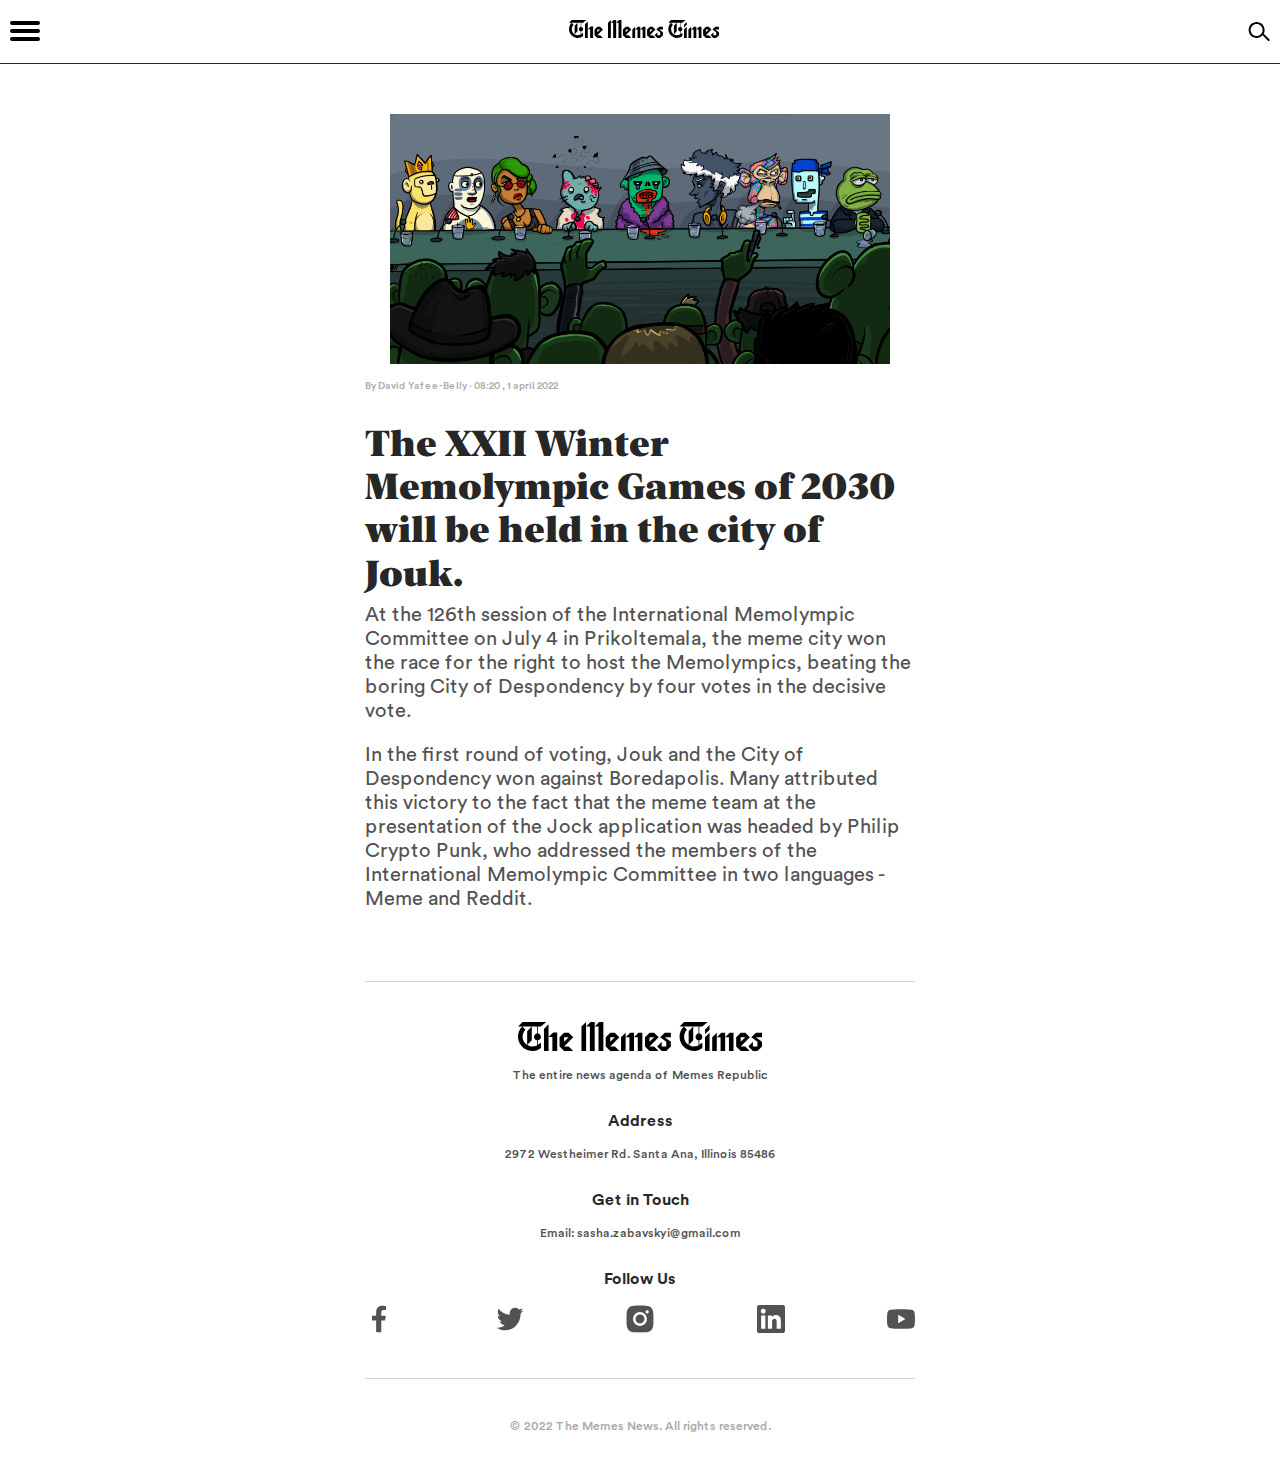
<file: news/memolympic_games.html>
<!DOCTYPE html>
<html lang="en">
    <head>
        <meta charset="UTF-8">
        <title>Memes Time</title>
        <meta name="viewport" content="width=device-width, initial-scale=1, user-scalable=no">
        <link rel="stylesheet" href="../style/swiper.css">
        <link rel="stylesheet" href="../style/style.css">
    </head>
    <body>
        <header >
            <div class="title">
                <div class="location title__item">
                    <ul>
                        <li class="location__item">
                            <img src="../src/img/sun.svg" class="location__img">
                            <div class="location__status">Clearly</div>
                        </li>
                        <li class="location__item">
                            <img src="../src/img/map-pin.svg" class="location__img">
                            <div class="location__status">Humortown</div>
                        </li>
                        <li class="location__item">
                            <img src="../src/img/square-clock.svg" class="location__img">
                            <div class="location__status">Today May 06th 20:01</div>
                        </li>
                    </ul>
                </div>
                <div class="mobile__menu"><input id="menu-toggle" type="checkbox" />
    <label class='menu-button-container' for="menu-toggle">
    <div class='menu-button'></div>
  </label></div>
                <div class="header__title title__item">
                   <a href="../index.html"> <img src="../src/img/Logo.svg" class="header__name" alt="The Memes Time"></a>
                    <p class="header__desc">The entire news agenda of Memes Republic</h2>
                </div>
                <div class="subscribe__btn title__item">
                    <a href="https://twitter.com" class="butt__text">SUBSCRIBE</a>
                </div>
                <img class="search__btn" src="../src/img/search.svg" alt="">
            </div>
        </header>
        <nav class="nav" id="nav">
                <ul class="nav__menu" >
                    <li><a href="../index.html#vote" class="nav__item nav__current">Voting</a></li>
                    <li><a href="../index.html#headline" class="nav__item">Headlines</a></li>
                    <li><a href="../index.html#trending" class="nav__item">Trending Articles</a></li>
                    <li><a href="../index.html#latest" class="nav__item">Latest</a></li>
                    <li><div class="search__block">
                        <img class="search__btn" src="../src/img/search.svg" alt="">
                            <input id="search__input" placeholder="Search" type="text">
                            
                            <div class="search__result"></div>
                        </div>
                    </li>
                </ul>
            </nav>
        <section class="news__page news__item">
           
           
            <img src="../src/img/News/5_memolympic.png" class="news__photo" alt="The XXII Winter Memolympic Games of 2030 will be held in the city of Jouk.">
            <div class="news__details">
                <span class="news__author">By David Yafee-Belly</span>
                <span> · </span>
                <span class="news__time">08:20</span>
                <span>,</span>
                <span class="news__data">1 april 2022</span>
            </div>
            <div class="news__header__container">
                <h3 class="news__header">The XXII Winter Memolympic Games of 2030 will be held in the city of Jouk.</h3>
                <p class="news__desc">At the 126th session of the International Memolympic Committee on July 4 in Prikoltemala, the meme city won the race for the right to host the Memolympics, beating the boring City of Despondency by four votes in the decisive vote.</p>
            </div>
            <p class="news__text"> In the first round of voting, Jouk and the City of Despondency won against Boredapolis. Many attributed this victory to the fact that the meme team at the presentation of the Jock application was headed by Philip Crypto Punk, who addressed the members of the International Memolympic Committee in two languages - Meme and Reddit.</p>
           
    </section>
       
       <footer>
            <div class="footer__block">
                <div class="footer__item">
                    <a href="#" class="footer__logo"><img src="../src/img/Logo.svg" alt="The Memes Time"></a>
                    <p class="footer__desc">The entire news agenda of Memes Republic</p>
                </div>
                <div class="footer__item">
                    <p class="footer__header">Address</p>
                    <p class="footer__desc">2972 Westheimer Rd. Santa Ana, Illinois 85486 </p>
                </div>
                <div class="footer__item">
                    <p class="footer__header">Get in Touch</p>
                    <p class="footer__desc">Email: sasha.zabavskyi@gmail.com</p>
                </div>
                <div class="footer__item">
                    <p class="footer__header">Follow Us</p>
                    <div class="footer__social">
                        <a href="#"><img src="../src/img/Facebook.svg" alt=""></a>
                        <a href="#"><img src="../src/img/Twitter.svg" alt=""></a>
                        <a href="#"><img src="../src/img/Instagram.svg" alt=""></a>
                        <a href="#"><img src="../src/img/LinkedIn.svg" alt=""></a>
                        <a href="#"><img src="../src/img/YouTube.svg" alt=""></a>
                    </div>
                </div>
            </div>
            <div class="footer__rights">© 2022 The Memes News. All rights reserved. </div>
       </footer>
       <script src="../js/swiper.min.js"></script>
       <script src="../js/news_page_script.js"></script>
       
    </body>
</html>
</file>
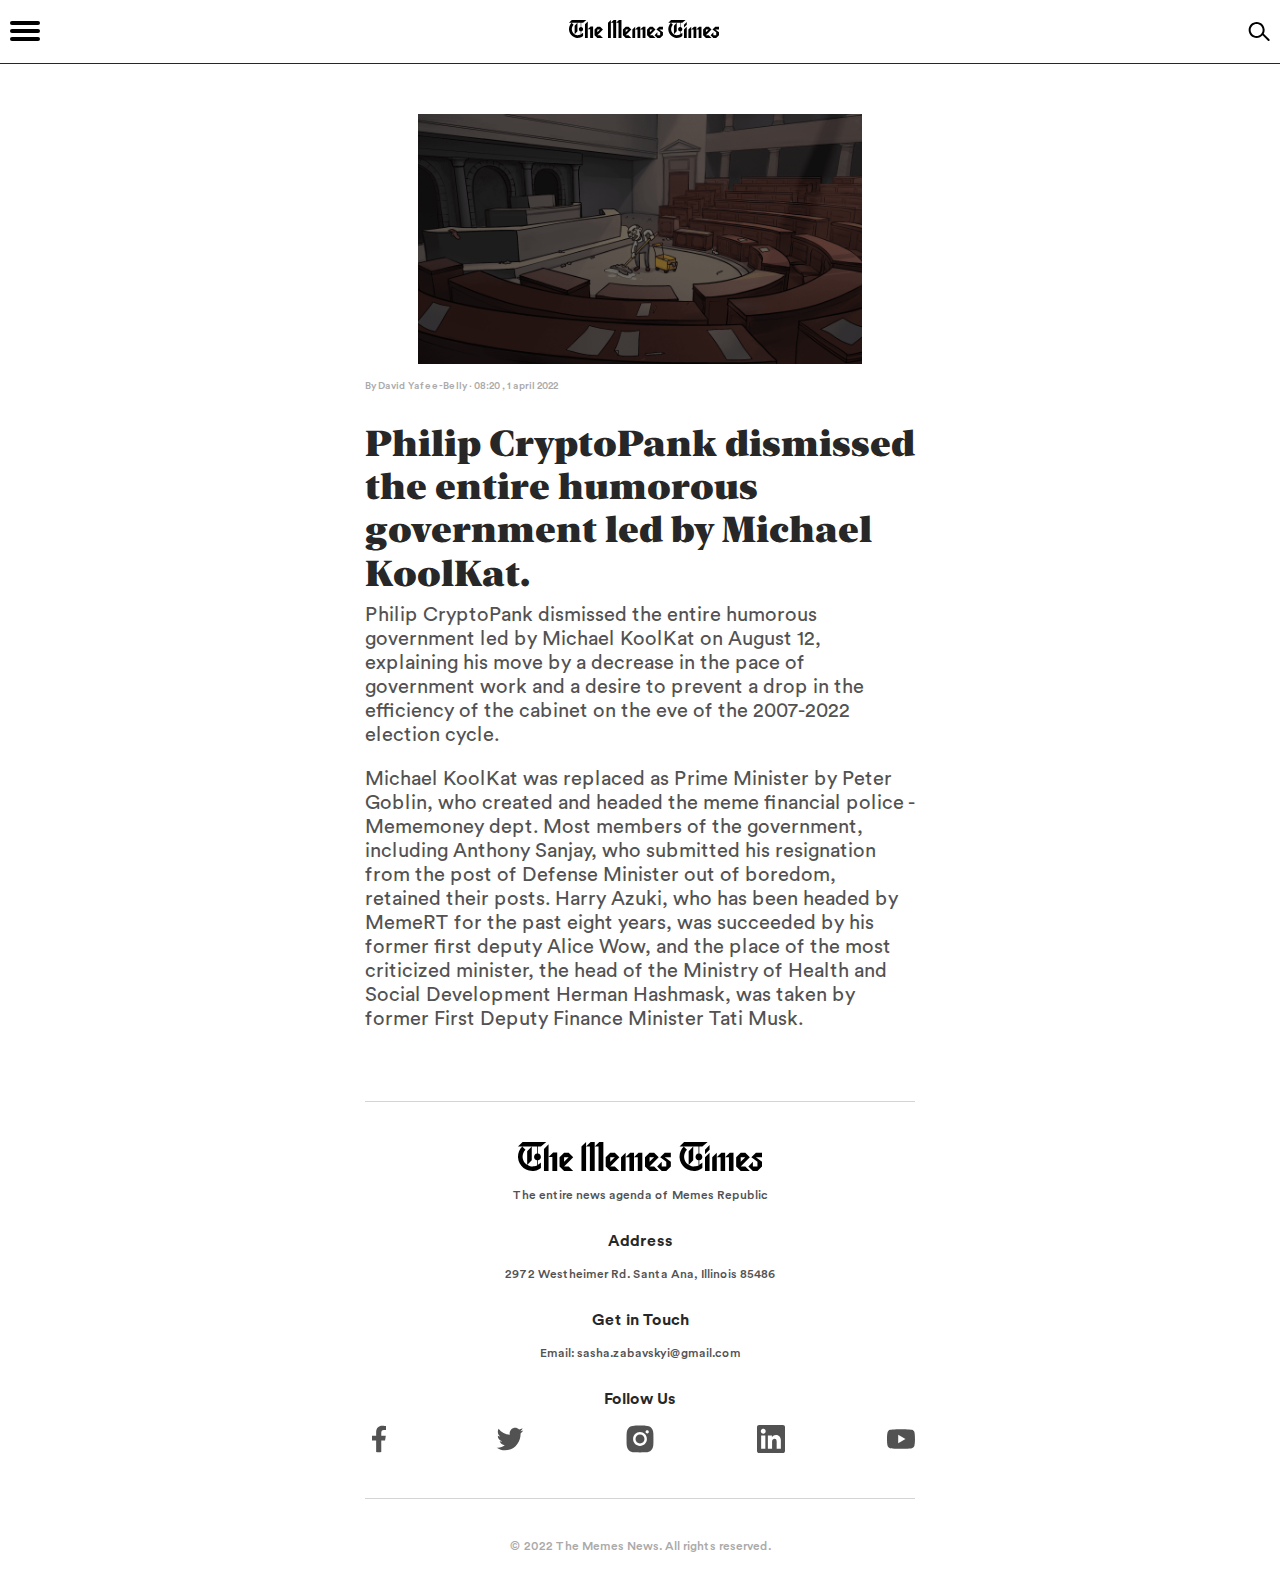
<file: news/philip_cryptopank.html>
<!DOCTYPE html>
<html lang="en">
    <head>
        <meta charset="UTF-8">
        <title>Memes Time</title>
        <meta name="viewport" content="width=device-width, initial-scale=1, user-scalable=no">
        <link rel="stylesheet" href="../style/swiper.css">
        <link rel="stylesheet" href="../style/style.css">
    </head>
    <body>
        <header >
            <div class="title">
                <div class="location title__item">
                    <ul>
                        <li class="location__item">
                            <img src="../src/img/sun.svg" class="location__img">
                            <div class="location__status">Clearly</div>
                        </li>
                        <li class="location__item">
                            <img src="../src/img/map-pin.svg" class="location__img">
                            <div class="location__status">Humortown</div>
                        </li>
                        <li class="location__item">
                            <img src="../src/img/square-clock.svg" class="location__img">
                            <div class="location__status">Today May 06th 20:01</div>
                        </li>
                    </ul>
                </div>
                <div class="mobile__menu"><input id="menu-toggle" type="checkbox" />
    <label class='menu-button-container' for="menu-toggle">
    <div class='menu-button'></div>
  </label></div>
                <div class="header__title title__item">
                   <a href="../index.html"> <img src="../src/img/Logo.svg" class="header__name" alt="The Memes Time"></a>
                    <p class="header__desc">The entire news agenda of Memes Republic</h2>
                </div>
                <div class="subscribe__btn title__item">
                    <a href="https://twitter.com" class="butt__text">SUBSCRIBE</a>
                </div>
                <img class="search__btn" src="../src/img/search.svg" alt="">
            </div>
        </header>
        <nav class="nav" id="nav">
                <ul class="nav__menu" >
                    <li><a href="../index.html#vote" class="nav__item nav__current">Voting</a></li>
                    <li><a href="../index.html#headline" class="nav__item">Headlines</a></li>
                    <li><a href="../index.html#trending" class="nav__item">Trending Articles</a></li>
                    <li><a href="../index.html#latest" class="nav__item">Latest</a></li>
                    <li><div class="search__block">
                        <img class="search__btn" src="../src/img/search.svg" alt="">
                            <input id="search__input" placeholder="Search" type="text">
                            
                            <div class="search__result"></div>
                        </div>
                    </li>
                </ul>
            </nav>
        <section class="news__page news__item">
           
          
            <img src="../src/img/News/16_dissmissed_goverment.png" class="news__photo" alt="Philip CryptoPank dismissed the entire humorous government led by Michael KoolKat
            on August 12, explaining his move by a decrease in the pace of government work and a desire to prevent a drop in the efficiency of the cabinet on the eve of the 2007-2022 election cycle.">
            <div class="news__details">
                <span class="news__author">By David Yafee-Belly</span>
                <span> · </span>
                <span class="news__time">08:20</span>
                <span>,</span>
                <span class="news__data">1 april 2022</span>
            </div>
            <div class="news__header__container">
                <h3 class="news__header">Philip CryptoPank dismissed the entire humorous government led by Michael KoolKat.</h3>
                <p class="news__desc">Philip CryptoPank dismissed the entire humorous government led by Michael KoolKat on August 12, explaining his move by a decrease in the pace of government work and a desire to prevent a drop in the efficiency of the cabinet on the eve of the 2007-2022 election cycle.</p>
            </div>
            <p class="news__text"> Michael KoolKat was replaced as Prime Minister by Peter Goblin, who created and headed the meme financial police - Mememoney dept. Most members of the government, including Anthony Sanjay, who submitted his resignation from the post of Defense Minister out of boredom, retained their posts. Harry Azuki, who has been headed by MemeRT for the past eight years, was succeeded by his former first deputy Alice Wow, and the place of the most criticized minister, the head of the Ministry of Health and Social Development Herman Hashmask, was taken by former First Deputy Finance Minister Tati Musk.</p>
           
    </section>
       
       <footer>
            <div class="footer__block">
                <div class="footer__item">
                    <a href="#" class="footer__logo"><img src="../src/img/Logo.svg" alt="The Memes Time"></a>
                    <p class="footer__desc">The entire news agenda of Memes Republic</p>
                </div>
                <div class="footer__item">
                    <p class="footer__header">Address</p>
                    <p class="footer__desc">2972 Westheimer Rd. Santa Ana, Illinois 85486 </p>
                </div>
                <div class="footer__item">
                    <p class="footer__header">Get in Touch</p>
                    <p class="footer__desc">Email: sasha.zabavskyi@gmail.com</p>
                </div>
                <div class="footer__item">
                    <p class="footer__header">Follow Us</p>
                    <div class="footer__social">
                        <a href="#"><img src="../src/img/Facebook.svg" alt=""></a>
                        <a href="#"><img src="../src/img/Twitter.svg" alt=""></a>
                        <a href="#"><img src="../src/img/Instagram.svg" alt=""></a>
                        <a href="#"><img src="../src/img/LinkedIn.svg" alt=""></a>
                        <a href="#"><img src="../src/img/YouTube.svg" alt=""></a>
                    </div>
                </div>
            </div>
            <div class="footer__rights">© 2022 The Memes News. All rights reserved. </div>
       </footer>
       <script src="../js/swiper.min.js"></script>
       <script src="../js/news_page_script.js"></script>
       
    </body>
</html>
</file>
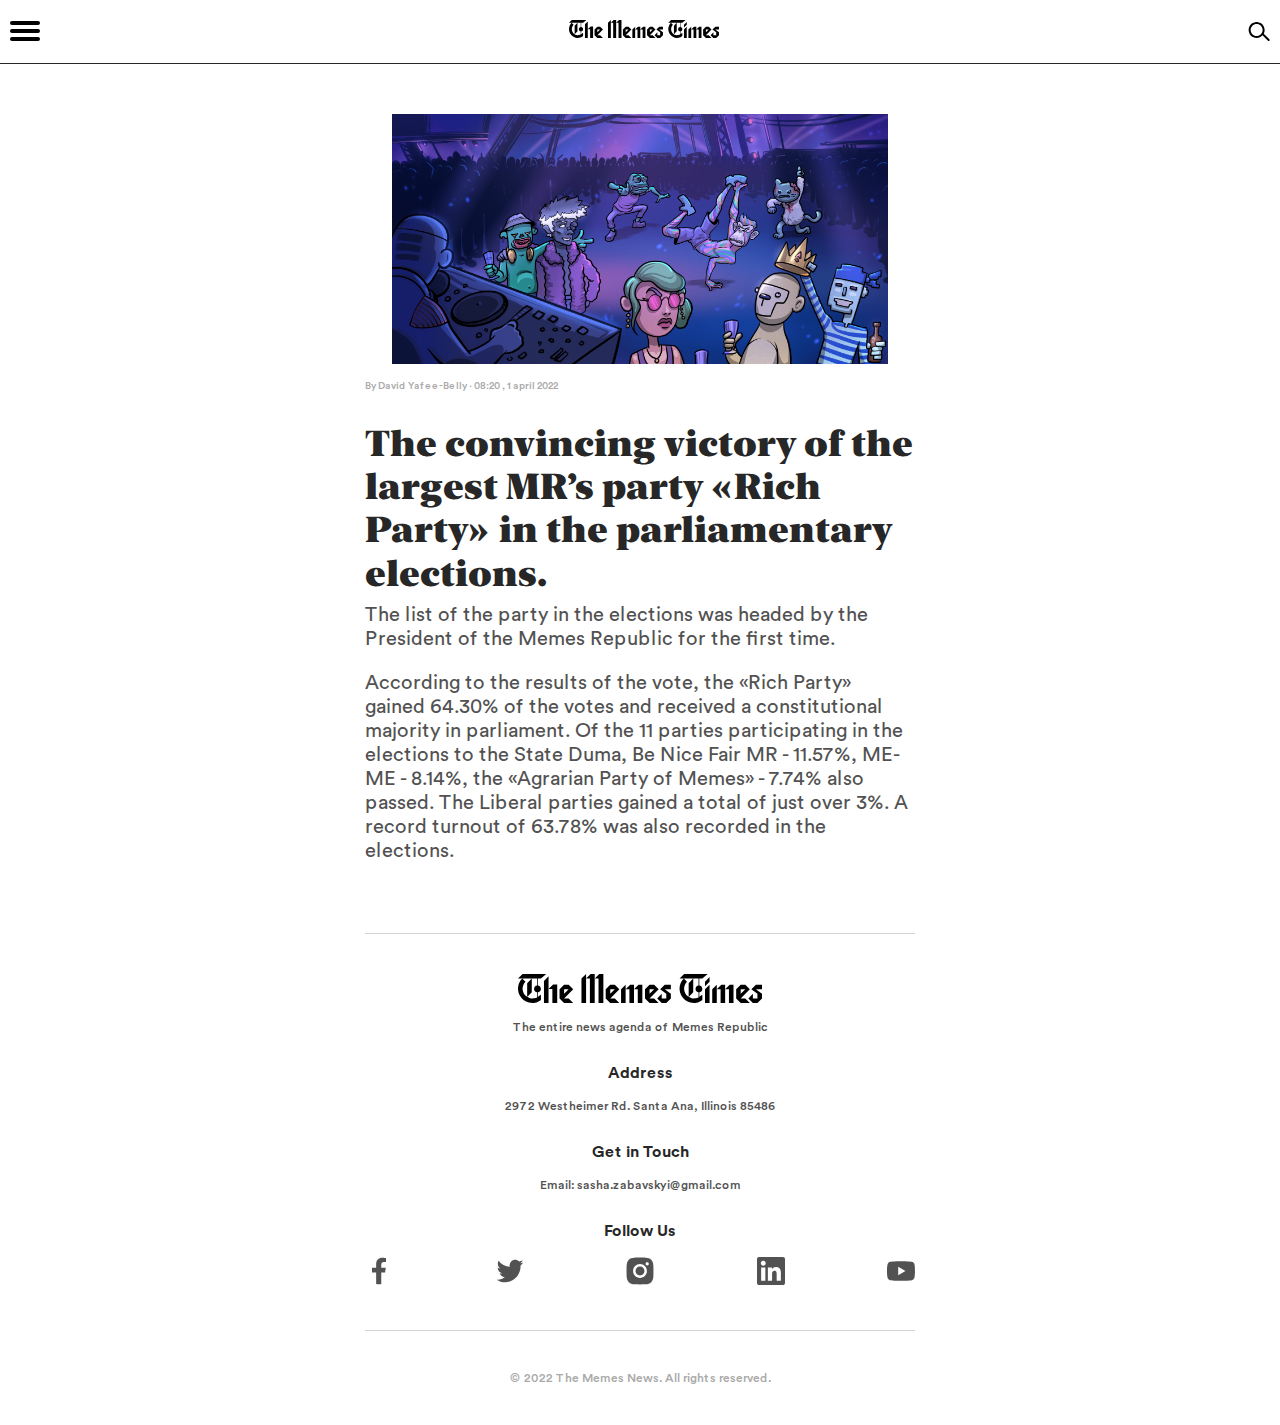
<file: news/rich_party_in_parliament.html>
<!DOCTYPE html>
<html lang="en">
    <head>
        <meta charset="UTF-8">
        <title>Memes Time</title>
        <meta name="viewport" content="width=device-width, initial-scale=1, user-scalable=no">
        <link rel="stylesheet" href="../style/swiper.css">
        <link rel="stylesheet" href="../style/style.css">
    </head>
    <body>
        <header >
            <div class="title">
                <div class="location title__item">
                    <ul>
                        <li class="location__item">
                            <img src="../src/img/sun.svg" class="location__img">
                            <div class="location__status">Clearly</div>
                        </li>
                        <li class="location__item">
                            <img src="../src/img/map-pin.svg" class="location__img">
                            <div class="location__status">Humortown</div>
                        </li>
                        <li class="location__item">
                            <img src="../src/img/square-clock.svg" class="location__img">
                            <div class="location__status">Today May 06th 20:01</div>
                        </li>
                    </ul>
                </div>
                <div class="mobile__menu"><input id="menu-toggle" type="checkbox" />
    <label class='menu-button-container' for="menu-toggle">
    <div class='menu-button'></div>
  </label></div>
                <div class="header__title title__item">
                   <a href="../index.html"> <img src="../src/img/Logo.svg" class="header__name" alt="The Memes Time"></a>
                    <p class="header__desc">The entire news agenda of Memes Republic</h2>
                </div>
                <div class="subscribe__btn title__item">
                    <a href="https://twitter.com" class="butt__text">SUBSCRIBE</a>
                </div>
                <img class="search__btn" src="../src/img/search.svg" alt="">
            </div>
        </header>
        <nav class="nav" id="nav">
                <ul class="nav__menu" >
                    <li><a href="../index.html#vote" class="nav__item nav__current">Voting</a></li>
                    <li><a href="../index.html#headline" class="nav__item">Headlines</a></li>
                    <li><a href="../index.html#trending" class="nav__item">Trending Articles</a></li>
                    <li><a href="../index.html#latest" class="nav__item">Latest</a></li>
                    <li><div class="search__block">
                        <img class="search__btn" src="../src/img/search.svg" alt="">
                            <input id="search__input" placeholder="Search" type="text">
                            
                            <div class="search__result"></div>
                        </div>
                    </li>
                </ul>
            </nav>
        <section class="news__page news__item">
           
        
            <img src="../src/img/News/17_rich_party_in_parliament.png" class="news__photo" alt="The list of the party in the elections was headed by the President of the Memes Republic for the first time.">
            <div class="news__details">
                <span class="news__author">By David Yafee-Belly</span>
                <span> · </span>
                <span class="news__time">08:20</span>
                <span>,</span>
                <span class="news__data">1 april 2022</span>
            </div>
            <div class="news__header__container">
                <h3 class="news__header">The convincing victory of the largest MR’s party «Rich Party» in the parliamentary elections.</h3>
                <p class="news__desc">The list of the party in the elections was headed by the President of the Memes Republic for the first time.</p>
            </div>
            <p class="news__text">According to the results of the vote, the «Rich Party» gained 64.30% of the votes and received a constitutional majority in parliament. Of the 11 parties participating in the elections to the State Duma, Be Nice Fair MR - 11.57%, ME-ME - 8.14%, the «Agrarian Party of Memes» - 7.74% also passed. The Liberal parties gained a total of just over 3%. A record turnout of 63.78% was also recorded in the elections.</p>
           
    </section>
       
       <footer>
            <div class="footer__block">
                <div class="footer__item">
                    <a href="#" class="footer__logo"><img src="../src/img/Logo.svg" alt="The Memes Time"></a>
                    <p class="footer__desc">The entire news agenda of Memes Republic</p>
                </div>
                <div class="footer__item">
                    <p class="footer__header">Address</p>
                    <p class="footer__desc">2972 Westheimer Rd. Santa Ana, Illinois 85486 </p>
                </div>
                <div class="footer__item">
                    <p class="footer__header">Get in Touch</p>
                    <p class="footer__desc">Email: sasha.zabavskyi@gmail.com</p>
                </div>
                <div class="footer__item">
                    <p class="footer__header">Follow Us</p>
                    <div class="footer__social">
                        <a href="#"><img src="../src/img/Facebook.svg" alt=""></a>
                        <a href="#"><img src="../src/img/Twitter.svg" alt=""></a>
                        <a href="#"><img src="../src/img/Instagram.svg" alt=""></a>
                        <a href="#"><img src="../src/img/LinkedIn.svg" alt=""></a>
                        <a href="#"><img src="../src/img/YouTube.svg" alt=""></a>
                    </div>
                </div>
            </div>
            <div class="footer__rights">© 2022 The Memes News. All rights reserved. </div>
       </footer>
       <script src="../js/swiper.min.js"></script>
       <script src="../js/news_page_script.js"></script>
       
    </body>
</html>
</file>
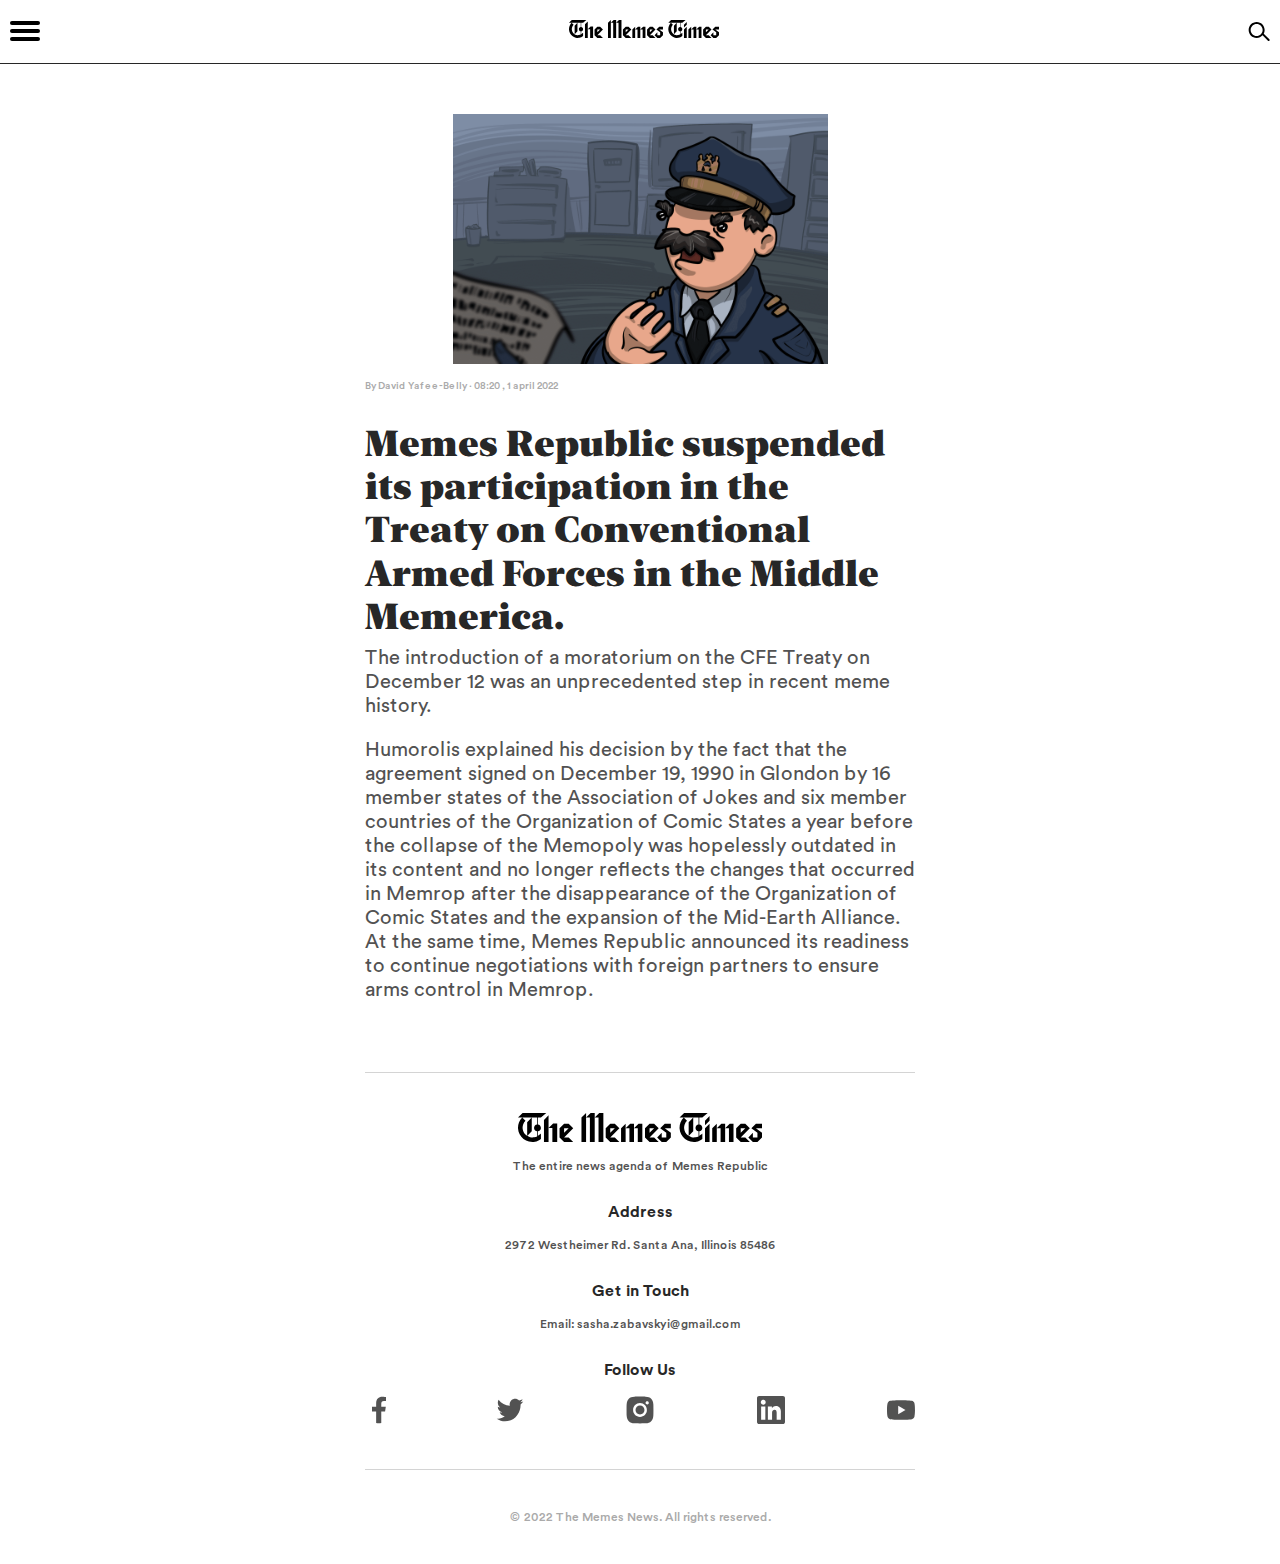
<file: news/treaty_on_conventional_armed_forces.html>
<!DOCTYPE html>
<html lang="en">
    <head>
        <meta charset="UTF-8">
        <title>Memes Time</title>
        <meta name="viewport" content="width=device-width, initial-scale=1, user-scalable=no">
        <link rel="stylesheet" href="../style/swiper.css">
        <link rel="stylesheet" href="../style/style.css">
    </head>
    <body>
        <header >
            <div class="title">
                <div class="location title__item">
                    <ul>
                        <li class="location__item">
                            <img src="../src/img/sun.svg" class="location__img">
                            <div class="location__status">Clearly</div>
                        </li>
                        <li class="location__item">
                            <img src="../src/img/map-pin.svg" class="location__img">
                            <div class="location__status">Humortown</div>
                        </li>
                        <li class="location__item">
                            <img src="../src/img/square-clock.svg" class="location__img">
                            <div class="location__status">Today May 06th 20:01</div>
                        </li>
                    </ul>
                </div>
                <div class="mobile__menu"><input id="menu-toggle" type="checkbox" />
    <label class='menu-button-container' for="menu-toggle">
    <div class='menu-button'></div>
  </label></div>
                <div class="header__title title__item">
                   <a href="../index.html"> <img src="../src/img/Logo.svg" class="header__name" alt="The Memes Time"></a>
                    <p class="header__desc">The entire news agenda of Memes Republic</h2>
                </div>
                <div class="subscribe__btn title__item">
                    <a href="https://twitter.com" class="butt__text">SUBSCRIBE</a>
                </div>
                <img class="search__btn" src="../src/img/search.svg" alt="">
            </div>
        </header>
        <nav class="nav" id="nav">
                <ul class="nav__menu" >
                    <li><a href="../index.html#vote" class="nav__item nav__current">Voting</a></li>
                    <li><a href="../index.html#headline" class="nav__item">Headlines</a></li>
                    <li><a href="../index.html#trending" class="nav__item">Trending Articles</a></li>
                    <li><a href="../index.html#latest" class="nav__item">Latest</a></li>
                    <li><div class="search__block">
                        <img class="search__btn" src="../src/img/search.svg" alt="">
                            <input id="search__input" placeholder="Search" type="text">
                            
                            <div class="search__result"></div>
                        </div>
                    </li>
                </ul>
            </nav>
        <section class="news__page news__item">
           
           
            <img src="../src/img/News/11_treaty_on_conventional.png" class="news__photo" alt="treaty on conventional armed forces">
            <div class="news__details">
                <span class="news__author">By David Yafee-Belly</span>
                <span> · </span>
                <span class="news__time">08:20</span>
                <span>,</span>
                <span class="news__data">1 april 2022</span>
            </div>
            <div class="news__header__container">
                <h3 class="news__header">Memes Republic suspended its participation in the Treaty on Conventional Armed Forces in the Middle Memerica.</h3>
                <p class="news__desc">The introduction of a moratorium on the CFE Treaty on December 12 was an unprecedented step in recent meme history.</p>
            </div>
            <p class="news__text">Humorolis explained his decision by the fact that the agreement signed on December 19, 1990 in Glondon by 16 member states of the Association of Jokes and six member countries of the Organization of Comic States a year before the collapse of the Memopoly was hopelessly outdated in its content and no longer reflects the changes that occurred in Memrop after the disappearance of the Organization of Comic States and the expansion of the Mid-Earth Alliance. At the same time, Memes Republic announced its readiness to continue negotiations with foreign partners to ensure arms control in Memrop.</p>
           
    </section>
       
       <footer>
            <div class="footer__block">
                <div class="footer__item">
                    <a href="#" class="footer__logo"><img src="../src/img/Logo.svg" alt="The Memes Time"></a>
                    <p class="footer__desc">The entire news agenda of Memes Republic</p>
                </div>
                <div class="footer__item">
                    <p class="footer__header">Address</p>
                    <p class="footer__desc">2972 Westheimer Rd. Santa Ana, Illinois 85486 </p>
                </div>
                <div class="footer__item">
                    <p class="footer__header">Get in Touch</p>
                    <p class="footer__desc">Email: sasha.zabavskyi@gmail.com</p>
                </div>
                <div class="footer__item">
                    <p class="footer__header">Follow Us</p>
                    <div class="footer__social">
                        <a href="#"><img src="../src/img/Facebook.svg" alt=""></a>
                        <a href="#"><img src="../src/img/Twitter.svg" alt=""></a>
                        <a href="#"><img src="../src/img/Instagram.svg" alt=""></a>
                        <a href="#"><img src="../src/img/LinkedIn.svg" alt=""></a>
                        <a href="#"><img src="../src/img/YouTube.svg" alt=""></a>
                    </div>
                </div>
            </div>
            <div class="footer__rights">© 2022 The Memes News. All rights reserved. </div>
       </footer>
       <script src="../js/swiper.min.js"></script>
       <script src="../js/news_page_script.js"></script>
       
    </body>
</html>
</file>
<file: style/style.css>
@font-face {
  font-family: "New York";
  font-style: normal;
  font-weight: 900;
  src: url("./fonts/NewYorkExtraLargeBlack.otf") format("opentype");
}

@font-face {
  font-family: "New York";
  font-style: normal;
  font-weight: bold;
  src: url("./fonts/NewYorkExtraLargeBold.otf") format("opentype");
}

@font-face {
  font-family: "Circular";
  font-style: normal;
  font-weight: normal;
  src: url("./fonts/Circular_Medium.ttf") format("truetype");
}

@font-face {
  font-family: "Circular";
  font-style: normal;
  font-weight: bold;
  src: url("./fonts/Circular_Bold.ttf") format("truetype");
}

@font-face {
  font-family: "Circular";
  font-style: normal;
  font-weight: 900;
  src: url("./fonts/Circular_Black.ttf") format("truetype");
}

@font-face {
  font-family: "Circular";
  font-style: normal;
  font-weight: 200;
  src: url("./fonts/Circular_Book.ttf") format("truetype");
}

body {
  font-family: "Circular";
  margin: 0 auto;
  color: #272727;
  background-color: #FFFFFF;
  max-width: 1440px;
  /*! min-width: 1440px; */
  overflow-x: hidden;
}

html {
  overflow-x: hidden;
}

/*Header Block*/
header {
  margin-left: 120px;
  margin-right: 120px;
}

.title {
  display: flex;
  width: 100%;
  justify-content: space-between;
  align-items: center;
  padding: 30px 0;
}

.mobile__menu {
  display: none;
}

.menu-button-container {
  display: none;
  height: 100%;
  width: 30px;
  cursor: pointer;
  flex-direction: column;
  justify-content: center;
  align-items: center;
}

.menu-button-container {
  display: flex;
}

#menu-toggle {
  display: none;
}

.menu-button,
.menu-button::before,
.menu-button::after {
  display: block;
  background-color: black;
  position: absolute;
  height: 4px;
  width: 30px;
  transition: transform 400ms cubic-bezier(0.23, 1, 0.32, 1);
  border-radius: 2px;
}

.menu-button::before {
  content: '';
  margin-top: -8px;
}

.menu-button::after {
  content: '';
  margin-top: 8px;
}

#menu-toggle:checked+.menu-button-container .menu-button::before {
  margin-top: 0px;
  transform: rotate(405deg);
}

#menu-toggle:checked+.menu-button-container .menu-button {
  background: rgba(255, 255, 255, 0);
}

#menu-toggle:checked+.menu-button-container .menu-button::after {
  margin-top: 0px;
  transform: rotate(-405deg);
}

.search__btn {
  display: none;
}

nav .search__btn{
  display: block;
  cursor: pointer;

  align-self: center;
}

.location ul {
  padding: 0;
  margin: 0;
}

.location__item {
  display: flex;
  font-size: 14px;
  font-weight: bold;
  padding-bottom: 8px;
  line-height: 145%;
}

.location__status {
  padding-left: 19px;
}

.header__title {
  text-align: center;
}

.header__name {
  font-weight: bold;
  font-size: 64px;
  margin: 0;
}

.header__desc {
  font-size: 16px;
  font-weight: bold;
  margin-top: 10px;
  line-height: 145%;
}

.butt__text:hover {
  background: var(#252525);
  box-shadow: -2px 2px 16px rgba(0, 0, 0, 0.6);
}

.butt__text {
  background-color: #333333;
  margin: 0;
  padding: 12px 60px 12px 60px;
  border-radius: 5px;
  font-weight: 900;
  font-size: 12px;
  color: #FFFFFF;
  text-decoration: none;
  transition: background 500ms, box-shadow 500ms;
}

/*Navigation Block*/
.nav {
  margin: 0 120px;
  border-top-style: solid;
  border-bottom-style: solid;
  padding: 10px 0;
  border-color: #272727;
  border-width: 1px;
  display: flex;
  justify-content: center;
}

.nav__menu {
  display: flex;
  justify-content: center;
  margin: 0;
  list-style: none;
  gap: 46px;
}

.nav__item {
  font-size: 14px;
  font-weight: 200;
  color: #272727;
  text-decoration: none;
}



/*Vote Block*/

.vote__block {
  background-color: #F2DDC3;
  display: flex;
  justify-content: space-around;
  padding: 30px 120px;
  margin: 30px 0;
  gap: 85px;
  text-align: center;
  color: black;
}

.left__candidat {
  padding-left: 120px;
}

.right__candidat {
  padding-right: 120px;
}

.left__candidat,
.right__candidat {
  position: relative;
}

.right__candidat:hover{
  opacity: 0.5;
}
.left__back {
  position: absolute;
  top: -30px;
  left: -20px;
  background: url(../src/img/Left\ Back.png);
  width: 261px;
  height: 295px;
  background-repeat: no-repeat;
}

.left__candidat img:first-child {
  position: absolute;
  z-index: 1;
  top: 0;
  left: 120px;
}

.right__back {
  position: absolute;
  top: -30px;
  right: -20px;
  background: url(../src/img/Right\ Back.png);
  width: 261px;
  height: 295px;
  background-repeat: no-repeat;
}

.right__candidat img:first-child {
  position: absolute;
  z-index: 1;
  top: 0;
  right: 120px;
}

.cand__name {
  font-size: 24px;
  font-weight: 900;
  padding-top: 9px;
  margin: 0;
}

.cand__desc {
  font-size: 16px;
  font-weight: 200px;
  margin: 0;
  padding-top: 15px;
}

.vote__text {
  font-size: 16px;
  font-weight: 900;
  margin-bottom: 30px;
}

.vote__text p {
  margin: 0;
}

.vote__text a{
  text-decoration: none;
  color: #272727;
}

.vote__header {
  font-family: "New York";
  font-weight: bold;
  font-size: 36px;
  margin: 16px 0;

}



.left__vote__btn:hover .btn__text,
.right__vote__btn:hover .btn__text
 {
  cursor: pointer;
  filter: drop-shadow(2px 4px 6px black); 
}

.left__vote__btn {
  cursor: pointer;
  width: 183px;
  height: 41px;
}



.left__vote__btn .btn__text {
  padding: 10.5px 2px;
  text-align: center;
  font-size: 12px;
  font-weight: 900;
  color: #FFFFFF;
  border-radius: 5px;
  margin: 0;
  background-image: url('../src/img/BGL.svg');
  background-repeat: no-repeat;
  background-position: right;
}

.right__vote__btn {
  cursor: pointer;
  width: 176px;
  height: 41px;
}

.right__vote__btn .btn__text {
  padding: 10.5px 2px;
  text-align: center;
  font-size: 12px;
  font-weight: 900;
  color: #FFFFFF;
  border-radius: 5px;
  margin: 0;
  background-image: url('../src/img/BG.svg');
  background-repeat: no-repeat;
  background-position: left;
}

.vote__btns {
  display: flex;
  justify-content: space-between;
  gap: 20px;
}

.vote__btns img {
  padding-right: 4px;
}

.vote__undertext {
  font-weight: 200;
  color: #4a4a4a;
  font-size: 10px;
  width: 420px;
  margin: 30px auto;
}

/*Score Diagramma*/

.score__btn {
  display: none;
}

.score__diagrama {
  width: 420px;
  display: flex;
  background-color: #333333;
  border-radius: 5px;
  font-size: 12px;
  font-weight: 900;
  justify-content: space-between;

}

.left__diagrama {
  width: 15%;
  height: 35px;
  background-color: #575757;
  position: relative;
  border-radius: 5px 0 0 5px;
  display: flex;
  text-align: left;
  transition: width 500ms;
}

.left__diagrama::before {
  content: " ";
  position: absolute;
  border-top: 35px solid #575757;
  border-right: 20px solid transparent;
  right: -19px;
}

.left__diagrama span {
  padding: 10px 0 10px 20px;
  color: white;
}

.right__diagrama {
  display: flex;
  align-items: center;
  font-size: 12px;
  color: white;
}

.right__diagrama span {
  padding: 10px 20px 10px 0;
}


.score__candidats {
  margin-top: 18px;
  font-size: 12px;
  font-weight: 900;
  width: 420px;
  display: flex;
  justify-content: space-between;
}

/*Candidats Promotion*/
.left__candidat__promotion,
.right__candidat__promotion {
  font-size: 16px;
  font-weight: 200;
  padding: 30px 0 50px;
  display: none;
  text-align: left;
  position: relative;
}

.left__candidat__promotion .arrow__back,
.right__candidat__promotion .arrow__back{    content: ' ';
  position: absolute;
  width: 16px;
  top: 20px;
  transform: rotate(225deg);
  height: 16px;
  right: 0;
  background-image: url(../src/img/link-arrow.svg);
  cursor: pointer;

}

/*News block*/
.news__block {
  display: flex;
  flex-wrap: wrap;
  margin: 0 120px;
  justify-content: space-between;
}

.news__block a{
  text-decoration: none;
  color: #272727;
}

.news__photo {
  border-radius: 5px;
  object-fit: cover;
  cursor: zoom-in;
}

.news__block__header {
  font-size: 24px;
  font-family: "New York";
  font-weight: bold;
  margin: 0 0 30px 0;
}

.news__details,
.news__author,
.news__time,
.news__data {
  color: #aaaaaa;
  font-size: 14px;
}

.news__header {
  font-family: "New York";
  font-weight: 900;
  line-height: 120%;
  margin: 8px 0;
}

.news__desc {
  margin: 0;
  font-size: 16px;
  color: #525252;
  line-height: 150%;
}

/*.slider__toggle {
  margin-top: 30px;
  height: 5px;
  background-color: #525252;
  width: 70px;
  align-self: center;
}/*


/*News block || Headlines*/
.headlines__block {
  max-width: 740px;
  padding-right: 36px;
  border-right: 1px solid #e6e6e6;
  margin-right: 36px;
}

.large-news__block {
  padding-bottom: 60px;
  border-bottom: 1px solid #e6e6e6;
  position: relative;
  overflow-x: hidden;
}

.large-news .news__photo {
  width: 100%;
  height: 350px;
}

.large-news .news__details {
  margin-top: 16px;
}

.large-news .news__header {
  font-size: 32px;
}

.small-news__block {
  padding: 30px 0 65px 0;
  position: relative;
  overflow-x: hidden;
}

.small-news__container {
  display: flex;
}

.small-news {
  display: flex;
  gap: 12px;
  max-width: 332px;
}

.small-news .news__details {
  font-size: 14px;
}

.small-news .news__header {
  font-size: 20px;
}

.small-news .news__photo{
  height: 108px;
  width: 120px;
}


/*News block || Trending Articles*/
.trending-articles__block {
  max-width: 355px;
  position: relative;
  max-height: 777px;
  overflow-y: hidden;
  padding: 0px 30px 0 0;
}


.bottom__shadow {
  position: absolute;
  background: linear-gradient(180deg, rgba(255, 255, 255, 0) -45.75%, #FFFFFF 100%);
  bottom: 0;
  width: 100%;
  height: 100px;
  z-index: 1;
}

.twitter-news__block {
  max-width: 100%;
}

.twitter-news {
  border-top: 1px solid #e6e6e6;
  padding-top: 0px;
  max-width: 100%;
  text-align: right;
}

.twitter-news:nth-child(1) {
  border-top: none;
  padding-top: 0;
}

.twitter-news .news__header {
  font-size: 20px;
  padding-top: 0;
  text-align: left;
}

.twitter-news .news__desc {
  margin-bottom: 10px;
  text-align: left;
}

.twitter-news img {
  margin-right: 30px;
}

.twitter-news__btn {
  display: none;
}

/*.trending-articles__block .swiper-scrollbar {
  opacity: 0;
}

/*News block || Latest News*/
.latest-news__block {
  margin-top: 30px;
  padding-top: 30px;
  border-top: 1px solid #e6e6e6;
  max-width: 1200px;
}

.latest-news__block .news__block__header {
  text-align: center;
}



.medium-news {
  display: flex;
  gap: 36px;
  padding-top: 30px;
  border-top: 1px solid #e6e6e6;
  padding-bottom: 30px;
}

.medium-news:nth-child(1) {
  border: none;
  padding-top: 0;
}

.medium-news .news__data {
  max-width: 83px;
  margin-top: 10px;
}

.medium-news div {
  max-width: 620px;
}

.medium-news .news__author {
  margin: 0;
  margin-top: 8px;
}

.medium-news .news__header {
  font-size: 25px;
  margin-top: 0;
}

.medium-news .news__photo{
  width: 425px;
}
/*Footer*/

footer {
  margin: 10px 120px 40px 120px;
  display: flex;
  flex-direction: column;
  justify-content: center;
}

.footer__block {
  display: flex;
  justify-content: space-between;
  padding: 40px 0;
  border-bottom: 1px solid #d4d4d4;
  border-top: 1px solid #d4d4d4;
}

.footer__item {
  max-width: 280px;
}

.footer__logo img {
  max-width: 244px;
  margin-bottom: 12px;
}

.footer__desc {
  font-size: 16px;
  color: #525252;
  margin: 0;
}

.footer__header {
  font-size: 20px;
  font-weight: 600;
  margin: 0 0 16px 0;
}

.footer__social img {
  width: 28px;
  height: 28px;
}

.footer__social a:nth-last-child(1) {
  padding-right: 0;
}

.footer__social {
  display: flex;
  justify-content: space-between;
  gap: 16px;
}

.footer__rights {
  font-size: 16px;
  margin-top: 40px;
  text-align: center;
  color: #aaaaaa;
}

/*Swiper*/

.swiper-pagination-bullet-active,
.swiper-pagination-bullet-active.swiper-pagination-bullet:last-child,
.swiper-pagination-bullet-active.swiper-pagination-bullet:first-child {
  background-color: black;
  width: 5px;
  height: 5px;
}

.swiper-pagination-bullet {
  width: 5px;
  height: 5px;
  margin: 0 5.5px;
}

.swiper-pagination-bullet:last-child,
.swiper-pagination-bullet:first-child {
  width: 3px;
  height: 3px;

}

.swiper-pagination-bullets.swiper-pagination-horizontal {
  bottom: 30px;
}

/*News__page*/
/*.nav.news__page {
  margin: 0;
  padding: 0;
  border: none;
  display: flex;
  justify-content: center;
  background-color: white;
  position: fixed;
  z-index: 11;
  top: 64px;
  width: 100%;
  max-width: 1440px;
  height: 0;
  overflow-y: hidden;
  transition: height 500ms cubic-bezier(0.23, 1, 0.32, 1);

}

.news__page .title {
  padding: 20px 0;
}

.nav.news__page:hover .nav__menu {
  display: flex;
}

.news__page .nav__menu {
  flex-direction: column;
  gap: 0;
  padding: 0;
}

.news__page .nav__menu li {
  padding: 14px 0;
  text-align: center;
}

.mobile__menu.news__page {
  display: block;
}

.news__page .nav__item {
  font-size: 14px;
  font-weight: 200;
  color: #272727;
  text-decoration: none;

}

.news__page .nav__current {
  font-weight: bold;
}

.news__page.visible {
  height: 282px;
  transition: height 500ms cubic-bezier(0.23, 1, 0.32, 1);
}

.news__page .subscribe__btn {
  display: none;
}

.news__page .search__btn {
  display: block;
}

header.news__page {
  position: fixed;
  z-index: 11;
  border-bottom: 1px solid #272727;
  width: calc(100% - 20px);
  max-width: 1420px;
  margin: 0;
  padding: 0 10px;
  background-color: white;
}

.news__page .header__title {
  text-align: center;
}

.news__page .header__desc {
  display: none;
}

.news__page .header__title img {
  max-width: 150px;
}
*/
.news__page.news__item {
  margin: 0 0 70px 0;
  display: flex;
  flex-direction: column;
  align-content: center;

}

.news__page .news__header__container,
.news__page .news__text {
  max-width: 650px;
  margin: 0 auto;
  padding: 0 25px;
  font-size: 20px;
  font-weight: 200;
  color: #525252;
}
.news__header__container a{
  text-decoration: none;
}
.news__page .news__details {
  max-width: 650px;

  padding: 0 25px;
}

.news__page .news__header {
  margin-top: 30px;
  font-size: 36px;
  font-weight: 900;
  text-align: left;
  color: #272727;
}

.vote__block.news-page {
  margin: 70px 0 50px 0;
}

.news__page .news__text {
  margin-top: 20px;
}

.news-page .vote__losung {
  font-size: 36px;
  font-family: 'New York';
}

.news-page .vote__text {
  margin-top: 65px;

}

.news__page .news__desc{
  font-size: 20px;
  line-height: normal;
}

.news__page.news__item .news__photo {
  margin: 50px 0 16px 0;
  cursor: default;
  object-fit: cover;
}

.search__result{
  position: absolute;
  top: 20px;
  left: 0;
  z-index: 20;
  max-width: 177px;
  background-color: white;
  
  border-top: none;
  border-radius: 0 0 5px 5px;
}

.search__result a{
  text-decoration: none;
  color: #272727;
  font-size: 12px;
}
.search__item:nth-child(1){
  border-top: none;
}

.search__item{
  padding: 10px;
  border-top: 1px solid #575757;
}
.search__item:hover{
  background-color: #eeeeee;
  cursor: pointer;
}
.search__block{
  position: relative;
  
}

.search__block .search__btn{
  width: 15px;
  position: absolute;
  top: 5px;
  right: 10px;
}


@media only screen and (max-width:1439px) {
  body {
    max-width: 600px;
    min-width: 300px;
  }

  /*Header Block*/
  header {
    position: fixed;
    z-index: 11;
    border-bottom: 1px solid #272727;
    width: calc(100% - 20px);
    left: 0;
    margin: 0;
    padding: 0 10px;
    background-color: white;
  }


  .title {
    padding: 20px 0;
  }

  .location {
    display: none;
  }

  .subscribe__btn {
    display: none;
  }

  .header__title {
    text-align: center;
  }

  .header__desc {
    display: none;
  }

  .header__title img {
    max-width: 150px;
  }

  /*Navigation Block*/
  .mobile__menu {
    display: block;
  }

  .search__btn {
    display: block;
  }



  .nav {
    margin: 0;
    padding: 0;
    border: none;
    display: flex;
    justify-content: center;
    background-color: white;
    position: fixed;
    z-index: 11;
    top: 64px;
    width: 100%;
    height: 0;
    left: 0;
    overflow-y: hidden;
    transition: height 500ms cubic-bezier(0.23, 1, 0.32, 1);

  }


  .nav:hover .nav__menu {
    display: flex;
  }

  .nav__menu {
    flex-direction: column;
    gap: 0;
    padding: 0;
  }

  .visible {
    height: 200px;
    transition: height 500ms cubic-bezier(0.23, 1, 0.32, 1);
  }

  .nav__menu li {
    padding: 14px 0;
    text-align: center;
  }

  .nav__item {
    font-size: 14px;
    font-weight: 200;
    color: #272727;
    text-decoration: none;

  }

 


  /*Vote Block*/
  .vote__block {
    padding: 16px 25px 0 25px;
    margin: 63px 0 0 0;
    gap: 0;
    justify-content: space-around;
    position: relative;
    height: 650px;
  }

  .left__candidat img,
  .right__candidat img {
    width: 150px;
  }

  .left__candidat,
  .right__candidat {
    padding: 0;
    max-width: 150px;
    align-self: center;
    z-index: 2;
  }

  
  
  .left__back,
  .right__back {
    background-size: contain;
    width: 220px;
    top: -70px;
  }

  .left__back {
    left: -80px;
  }

  .right__back {
    right: -80px;
  }

  .right__candidat img:first-child,
  .left__candidat img:first-child {
    right: 0;
    left: 0;
  }

  .cand__name {
    font-size: 20px;
  }

  .cand__desc {
    font-size: 14px;
    padding-top: 13px;
  }

  .vote__desc {
    position: absolute;
    height: calc(100% - 50px);
    width: calc(100% - 50px);
  }

  .vote__text {
    position: absolute;
    top: 0;
    font-size: 14px;
    display: flex;
    flex-direction: column;
    width: 100%;
  }

  .vote__header {
    font-size: 32px;
  }

  .vote__undertext {
    position: absolute;
    bottom: 0;
    max-width: 95%;
    left: 2.5%;
    font-size: 8px;
    margin: 0;
    width: auto;
  }

  .vote__btns {

    position: absolute;
    width: 100%;
    bottom: 60px;
  }

  .score__diagrama {
    position: absolute;
    width: 100%;
    bottom: 60px;
  }

  .score__candidats {
    position: absolute;
    width: 100%;
    bottom: 43px;
  }

  /* News Block*/

  .news__block {
    margin: 0;
  }

  .news__block__header {
    text-align: center;
    margin: 40px 0;
    font-size: 20px;
  }

  .headlines__block {
    max-width: 100%;
    padding-right: 0;
    border-right: none;
    margin-right: 0;
    width: calc(100% - 50px);
    margin: 0 25px;
  }

  .large-news .news__photo {
    /* width: 100%; */
    object-fit: cover;
    height: 250px;
    width: 100%;
    /* object-fit: cover; */
  }

  .news__details,
  .news__author,
  .news__time,
  .news__data {
    font-size: 10px;
  }

  .large-news .news__header {
    font-size: 18px;
  }

  .news__desc {
    font-size: 14px;
  }

  .small-news__block {
    border-bottom: 1px solid #e6e6e6;

  }


  .small-news {
    max-width: none;
  }

  .small-news .news__author,
  .small-news .news__data {
    font-size: 14px;
  }

  .trending-articles__block {
    max-width: 100%;
    width: calc(100% - 50px);
    margin: 0 25px;
  }

  .twitter-news__btn {
    display: block;
    margin: 30px calc((100% - 198px)/2);
    width: 114px;
    border-radius: 5px;
    background-color: #333333;
    text-decoration: none;
    text-align: center;
    padding: 11px 42px;
  }

  .twitter-news__btn a {
    text-decoration: none;
    color: white;
    font-weight: 900;
    font-size: 12px;
  }

  .twitter-news {
    border-top: none;
  }

  .twitter-news img {
    display: none;
  }

  .bottom__shadow {
    display: none;
  }

  .twitter-news__block .trending-articles__block {
    overflow-x: hidden;
  }

  .trending-articles__block .swiper-scrollbar {
    opacity: 0;}
  
  .trending-articles__block .swiper-pagination-bullets.swiper-pagination-horizontal {
    bottom: 0;
  }

  .latest-news__block {
    
      padding-top: 0;
      width: 100%;
      

  }

  .medium-news__block .swiper-pagination-bullets.swiper-pagination-horizontal {
    bottom: 0;
  }

  .medium-news__block {
    position: relative;
    width: calc(100% - 50px);
    margin: 0 25px;
  }

  .medium-news {
    flex-wrap: wrap-reverse;
    gap: 13px;
    justify-content: center;
  }

  .medium-news .news__photo {
    width: 100%;
    height: 200px;
    object-fit: cover;
  }

  .medium-news .news__header {
    font-size: 18px;
  }

  .medium-news .news__desc {
    font-size: 14px;
  }

  .medium-news .news__author {
    display: none;
  }

  .medium-news .news__data {
    font-size: 14px;
    margin: 0;
    align-self: center;
  }

  footer {
    margin: 10px 25px 40px 25px;
  }

  .footer__block {
    flex-wrap: wrap;
    text-align: center;
    justify-content: center;
    flex-direction: column;
  }

  .footer__item {
    max-width: 100%;

  }

  .footer__desc {
    font-size: 12px;
  }

  .footer__header {
    font-size: 16px;
    margin-top: 30px;
  }

  .footer__social {
    gap: 30px;
  }

  .footer__rights {
    font-size: 12px;
  }

  /*.slider__toggle{
  margin: 30px calc(50% - 35px);
}*/
.news__page.news__item{
  margin-top: 64px;
}

  .news-page .vote__text {
    margin-top: 10px;
  }

  .news-page .left__candidat__promotion,
  .news-page .right__candidat__promotion {
    padding-top: 70px;
  }
  
/*Search Block*/
  .search__result{
    position: absolute;
    top: 62px;
    left: 0;
    z-index: 20;
    max-width: none;
    width: 100%;
    background-color: white;
    border: none;
    border-bottom: 2px solid #272727;
    border-radius: 0;
  }
  
  .search__result a{
    text-decoration: none;
    color: #272727;
    font-size: 15px;
  }
  
  .search__item{
    padding: 14px;
    margin: 0 25px;
    border-top: 1px solid #e6e6e6;
  }
  .search__item:hover{
    background-color: #eeeeee;
    cursor: pointer;
  }
  .search__block{
    position: fixed;
    top: 0;
    left: 0;
    width: 100%;
    z-index: 20;
    background-color: white;
    display: flex;
    justify-content: space-between;
    align-items:baseline;
  }
  
  .search__block .search__btn{
    top: 22px;
    left: 19px;
  }

  #search__input{
    height: 33px;
    margin: 10px;
    border-radius: 5px;
    padding-left: 30px;
    width: 100%;
  }

 

  .search__header{
    padding: 14px 25px ;
    font-size: 20px;
    font-family: 'New York';
  }

  .search__cancel {
    margin: 10px;
    padding: 10px 30px;
    background-color: #333333;
    color: white;
    border-radius: 5px
  }

  .news__page.news__item .news__photo{
    object-fit:contain;
    max-height: 250px;
  }

  
}





@media only screen and (max-width:365px) {

  .right__vote__btn .btn__text,
  .left__vote__btn .btn__text {
    font-size: 10px;
    padding: 11.5px 0;
  }
}
</file>
